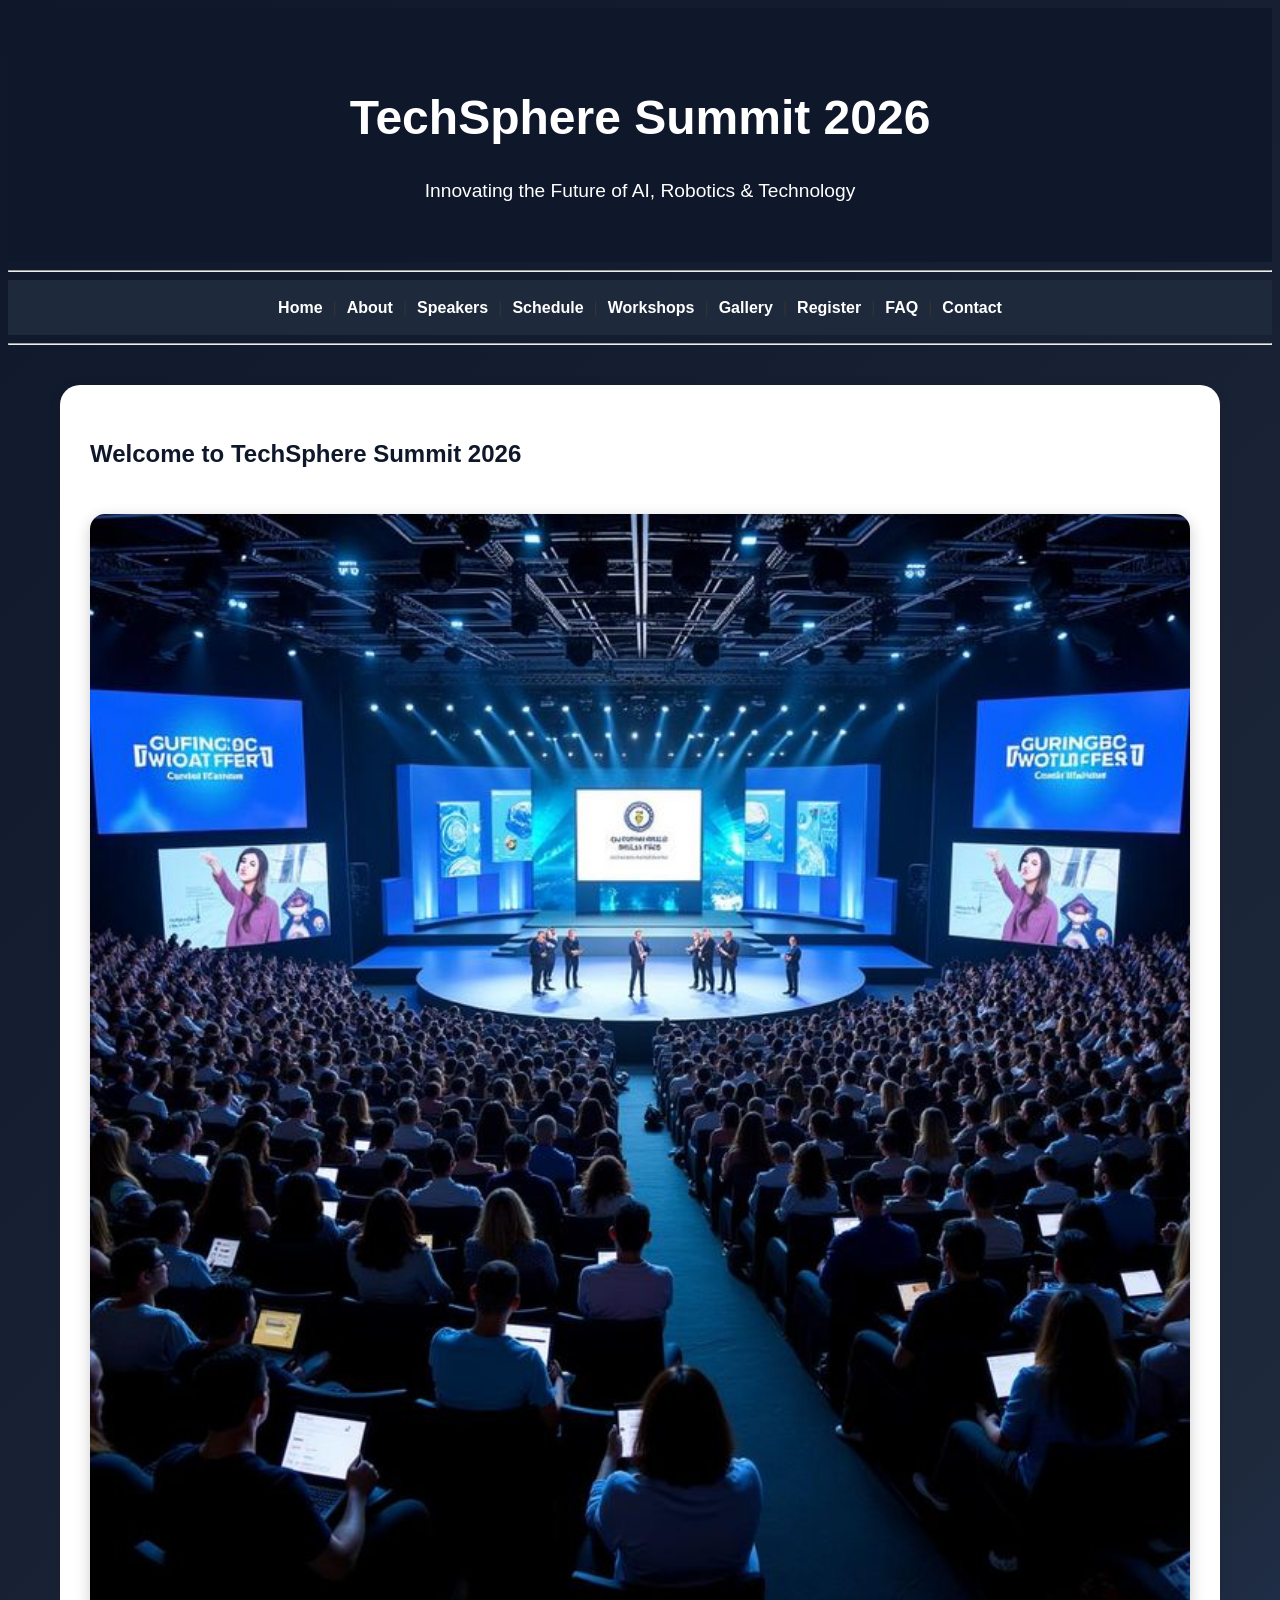
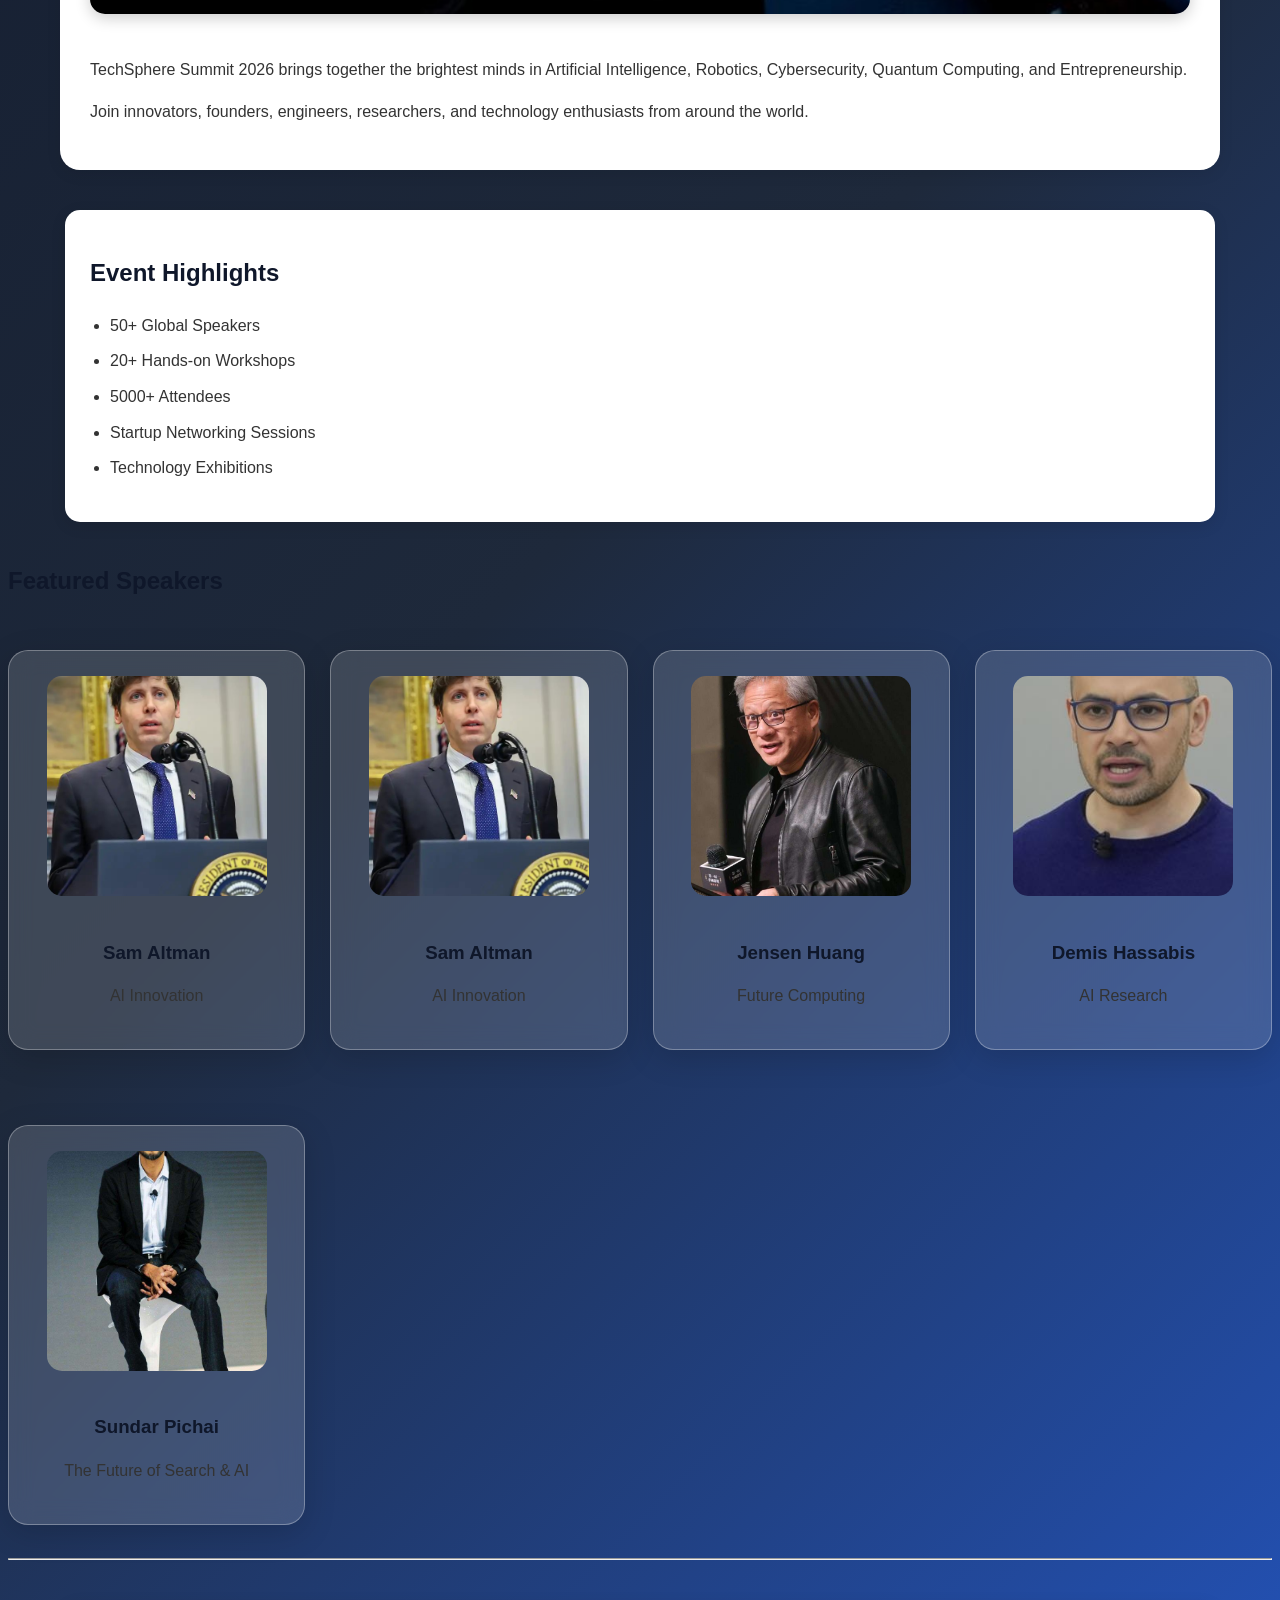
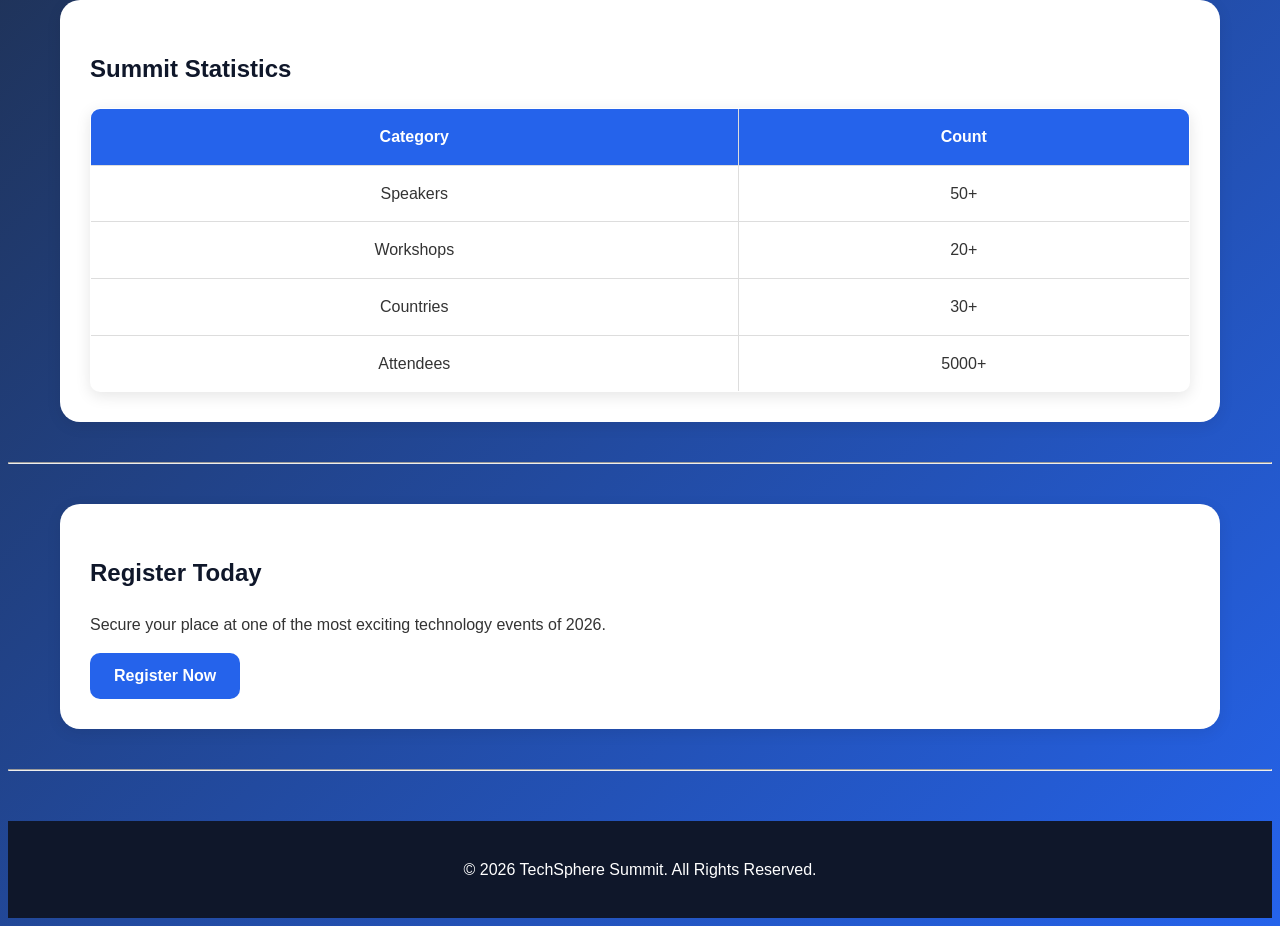
<file: index.html>
<!DOCTYPE html>
<html lang="en">

<head>
    <meta charset="UTF-8">
    <meta name="viewport" content="width=device-width, initial-scale=1.0">
    <title>TechSphere Summit 2026 | Home</title>
   <link rel="stylesheet" href="style.css"> 
</head>


<body>

    <header>
        <h1>TechSphere Summit 2026</h1>
        <p>Innovating the Future of AI, Robotics & Technology</p>
    </header>

    <hr>

    <nav>
        <a href="index.html">Home</a> |
        <a href="about.html">About</a> |
        <a href="speakers.html">Speakers</a> |
        <a href="schedule.html">Schedule</a> |
        <a href="workshops.html">Workshops</a> |
        <a href="gallery.html">Gallery</a> |
        <a href="register.html">Register</a> |
        <a href="faq.html">FAQ</a> |
        <a href="contact.html">Contact</a>
    </nav>

    <hr>

    <main>

        <section>
            <h2>Welcome to TechSphere Summit 2026</h2>

            <img src="banner.jpg"
                 alt="TechSphere Summit Banner"
                 class="hero-image"
                 width="350">

            <p>
                TechSphere Summit 2026 brings together the brightest minds
                in Artificial Intelligence, Robotics, Cybersecurity,
                Quantum Computing, and Entrepreneurship.
            </p>

            <p>
                Join innovators, founders, engineers, researchers,
                and technology enthusiasts from around the world.
            </p>
        </section>

        
<section class="highlights">

<h2>Event Highlights</h2>

<ul>
    <li>50+ Global Speakers</li>
    <li>20+ Hands-on Workshops</li>
    <li>5000+ Attendees</li>
    <li>Startup Networking Sessions</li>
    <li>Technology Exhibitions</li>
</ul>

</section>


  <h2>Featured Speakers</h2>
  <div class="speaker-container">
<div class="speaker-card">

    <img src="sam-altman.jpg" alt="Sam Altman">

    <h3>Sam Altman</h3>

    <p>AI Innovation</p>

</div>

<div class="speaker-card">

    <img src="sam-altman.jpg" alt="Sam Altman">

    <h3>Sam Altman</h3>

    <p>AI Innovation</p>

</div>

<div class="speaker-card">

    <img src="jensen-huang.jpg" alt="Jensen Huang">

    <h3>Jensen Huang</h3>

    <p>Future Computing</p>

</div>

<div class="speaker-card">

    <img src="demis-hassabis.jpg" alt="Demis Hassabis">

    <h3>Demis Hassabis</h3>

    <p>AI Research</p>

</div>

<div class="speaker-card">

    <img src="sundar-pichai.jpg" alt="Sundar Pichai">

    <h3>Sundar Pichai</h3>

    <p>The Future of Search & AI</p>

</div>
</div>


        </section>

        <hr>

        <section>
            <h2>Summit Statistics</h2>

            <table border="1">

                <tr>
                    <th>Category</th>
                    <th>Count</th>
                </tr>

                <tr>
                    <td>Speakers</td>
                    <td>50+</td>
                </tr>

                <tr>
                    <td>Workshops</td>
                    <td>20+</td>
                </tr>

                <tr>
                    <td>Countries</td>
                    <td>30+</td>
                </tr>

                <tr>
                    <td>Attendees</td>
                    <td>5000+</td>
                </tr>

            </table>
        </section>

        <hr>

        <section>
            <h2>Register Today</h2>

            <p>
                Secure your place at one of the most exciting technology
                events of 2026.
            </p>

            <a href="register.html">
                <button>Register Now</button>
            </a>

        </section>

    </main>

    <hr>

    <footer>
        <p>&copy; 2026 TechSphere Summit. All Rights Reserved.</p>
    </footer>

</body>


</html>
</file>
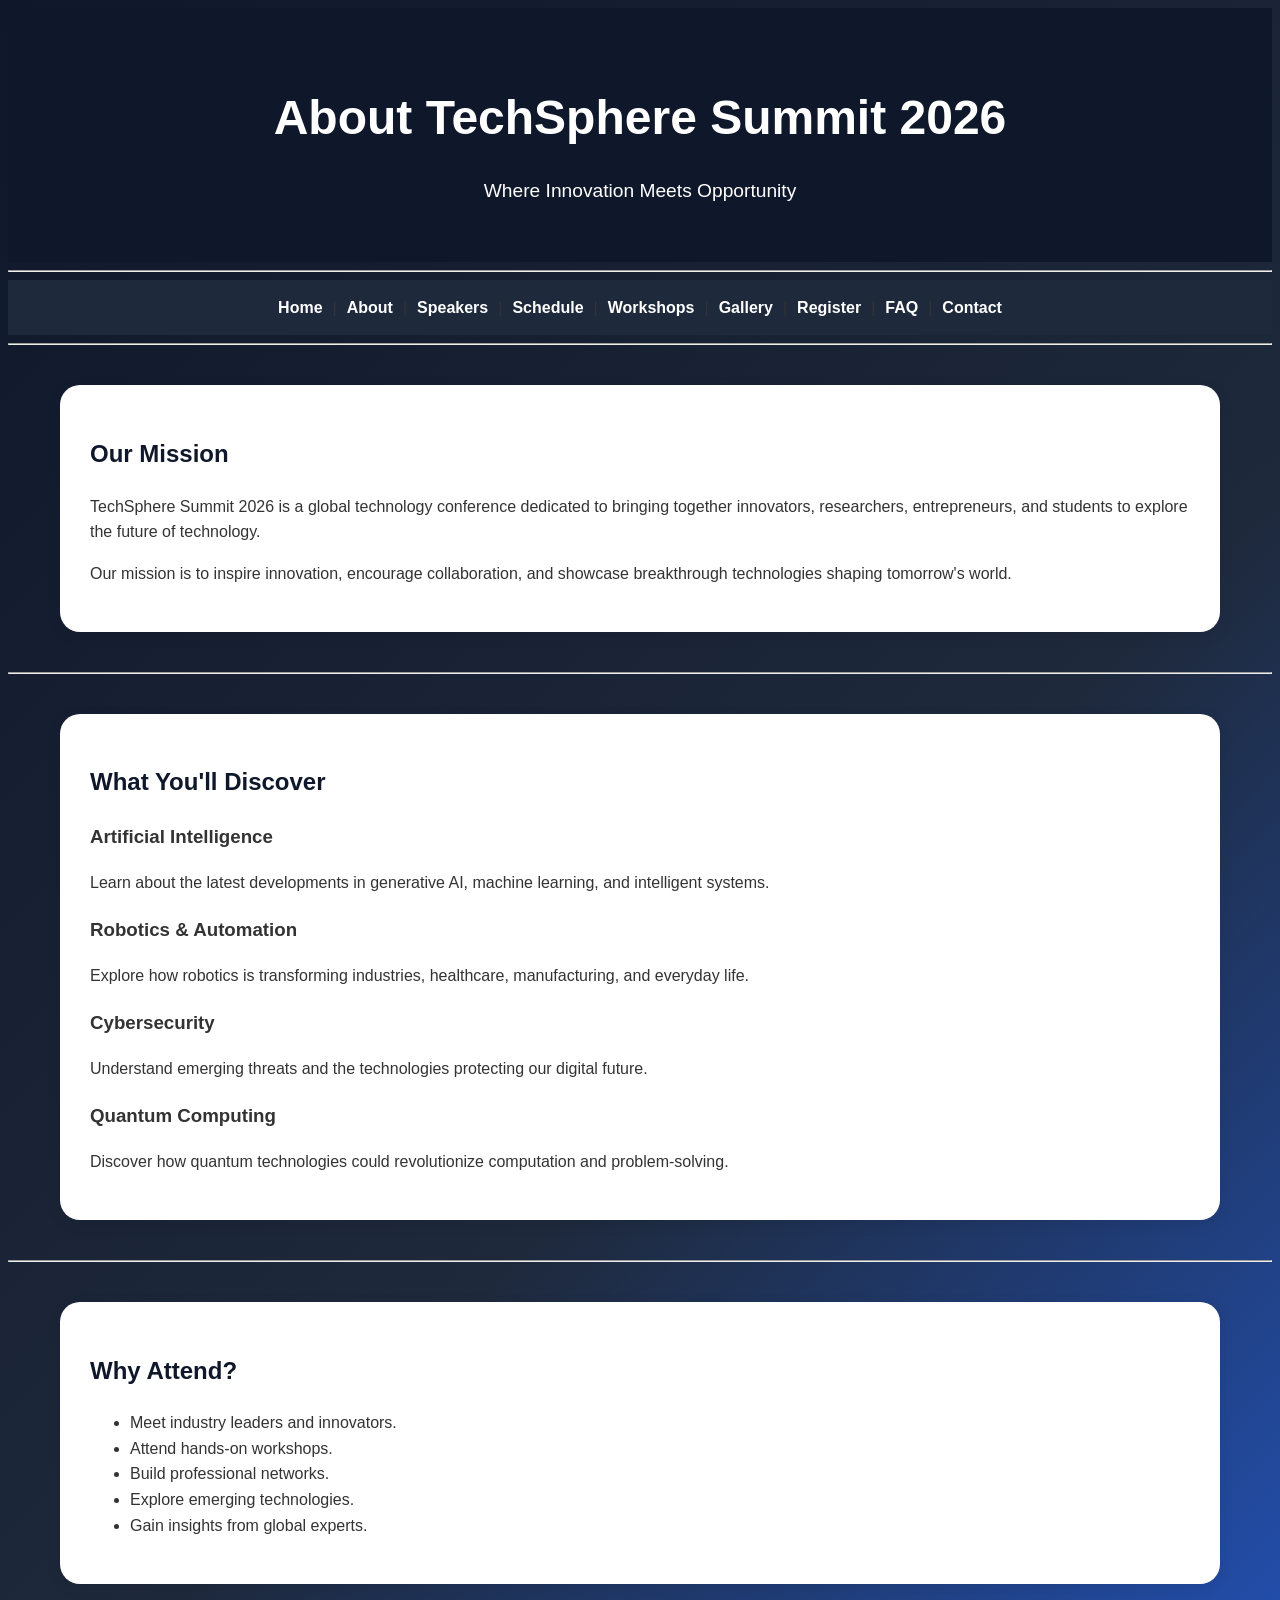
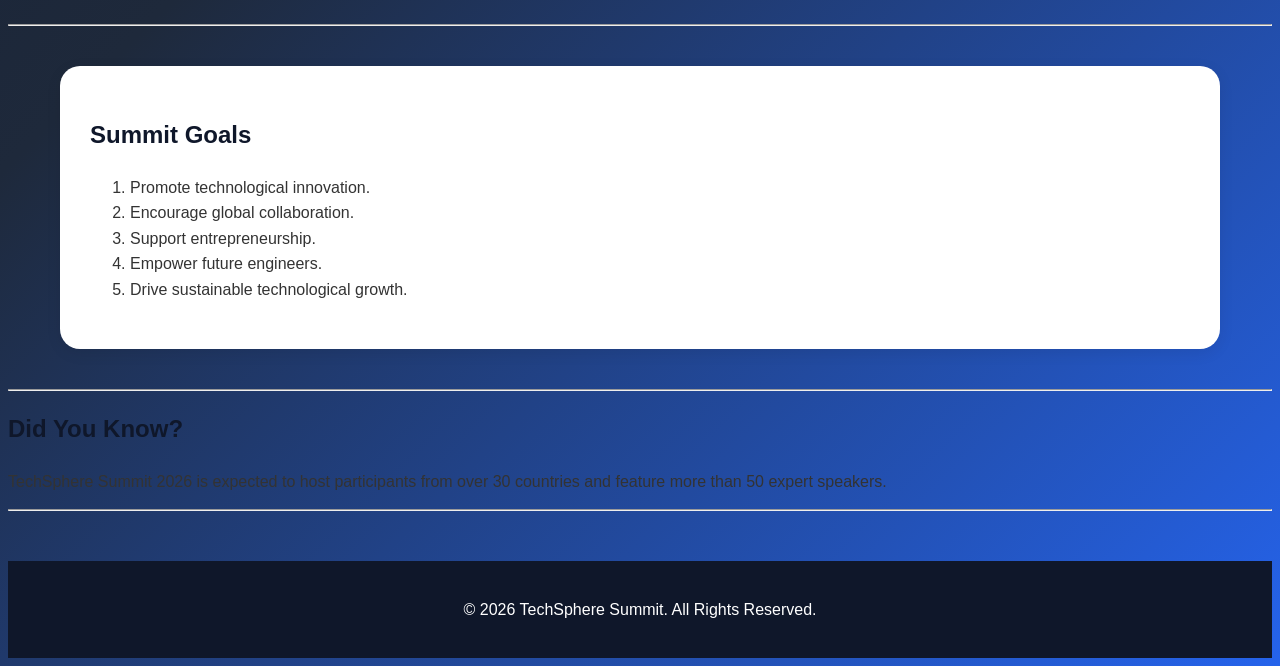
<file: about.html>
<!DOCTYPE html>
<html lang="en">

<head>
    <meta charset="UTF-8">
    <meta name="viewport" content="width=device-width, initial-scale=1.0">
    <title>TechSphere Summit 2026 | About</title>
<link rel="stylesheet" href="style.css">
</head>

<body>

    <header>
        <h1>About TechSphere Summit 2026</h1>
        <p>Where Innovation Meets Opportunity</p>
    </header>

    <hr>

    <nav>
        <a href="index.html">Home</a> |
        <a href="about.html">About</a> |
        <a href="speakers.html">Speakers</a> |
        <a href="schedule.html">Schedule</a> |
        <a href="workshops.html">Workshops</a> |
        <a href="gallery.html">Gallery</a> |
        <a href="register.html">Register</a> |
        <a href="faq.html">FAQ</a> |
        <a href="contact.html">Contact</a>
    </nav>

    <hr>

    <main>

        <section>
            <h2>Our Mission</h2>

            <p>
                TechSphere Summit 2026 is a global technology conference
                dedicated to bringing together innovators, researchers,
                entrepreneurs, and students to explore the future of technology.
            </p>

            <p>
                Our mission is to inspire innovation, encourage collaboration,
                and showcase breakthrough technologies shaping tomorrow's world.
            </p>
        </section>

        <hr>

        <section>
            <h2>What You'll Discover</h2>

            <article>
                <h3>Artificial Intelligence</h3>
                <p>
                    Learn about the latest developments in generative AI,
                    machine learning, and intelligent systems.
                </p>
            </article>

            <article>
                <h3>Robotics & Automation</h3>
                <p>
                    Explore how robotics is transforming industries,
                    healthcare, manufacturing, and everyday life.
                </p>
            </article>

            <article>
                <h3>Cybersecurity</h3>
                <p>
                    Understand emerging threats and the technologies
                    protecting our digital future.
                </p>
            </article>

            <article>
                <h3>Quantum Computing</h3>
                <p>
                    Discover how quantum technologies could revolutionize
                    computation and problem-solving.
                </p>
            </article>
        </section>

        <hr>

        <section>
            <h2>Why Attend?</h2>

            <ul>
                <li>Meet industry leaders and innovators.</li>
                <li>Attend hands-on workshops.</li>
                <li>Build professional networks.</li>
                <li>Explore emerging technologies.</li>
                <li>Gain insights from global experts.</li>
            </ul>
        </section>

        <hr>

        <section>
            <h2>Summit Goals</h2>

            <ol>
                <li>Promote technological innovation.</li>
                <li>Encourage global collaboration.</li>
                <li>Support entrepreneurship.</li>
                <li>Empower future engineers.</li>
                <li>Drive sustainable technological growth.</li>
            </ol>
        </section>

        <hr>

        <aside>
            <h2>Did You Know?</h2>

            <p>
                TechSphere Summit 2026 is expected to host
                participants from over 30 countries and feature
                more than 50 expert speakers.
            </p>
        </aside>

    </main>

    <hr>

    <footer>
        <p>&copy; 2026 TechSphere Summit. All Rights Reserved.</p>
    </footer>

</body>



</html>
</file>
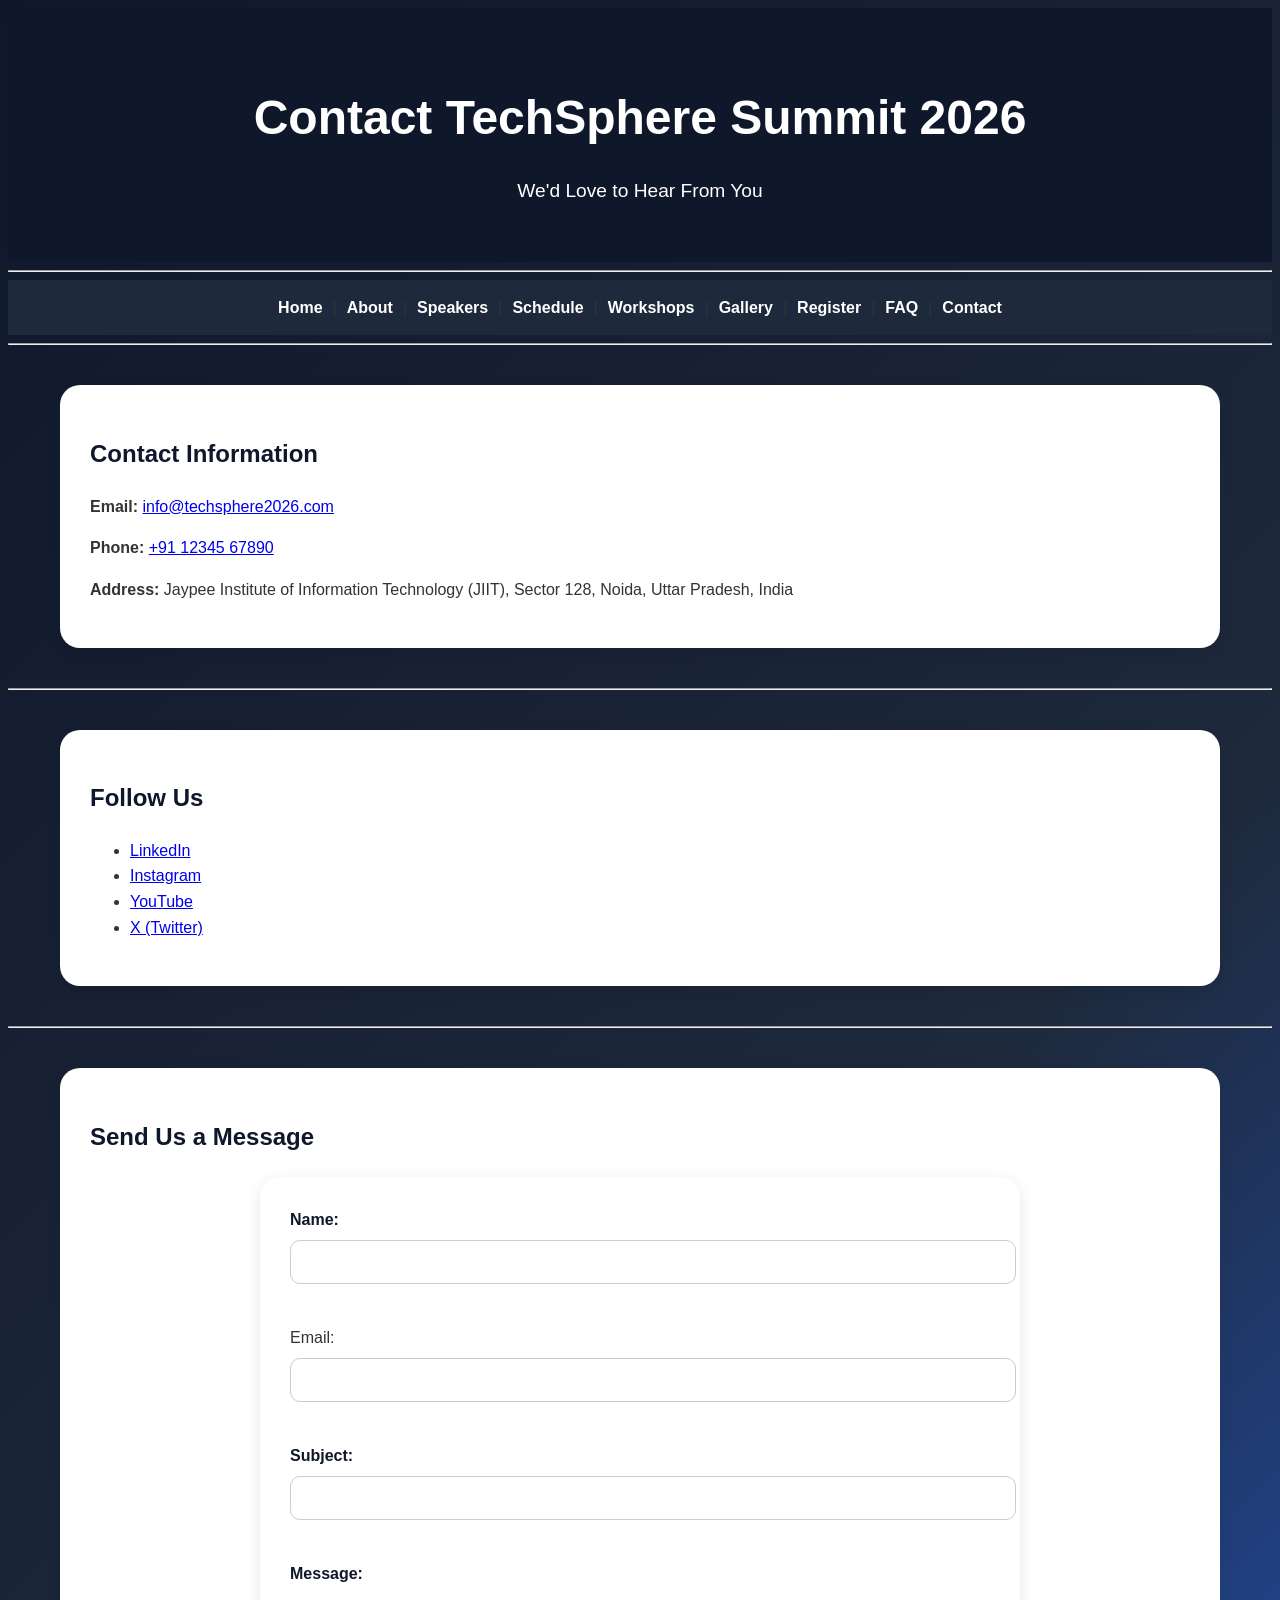
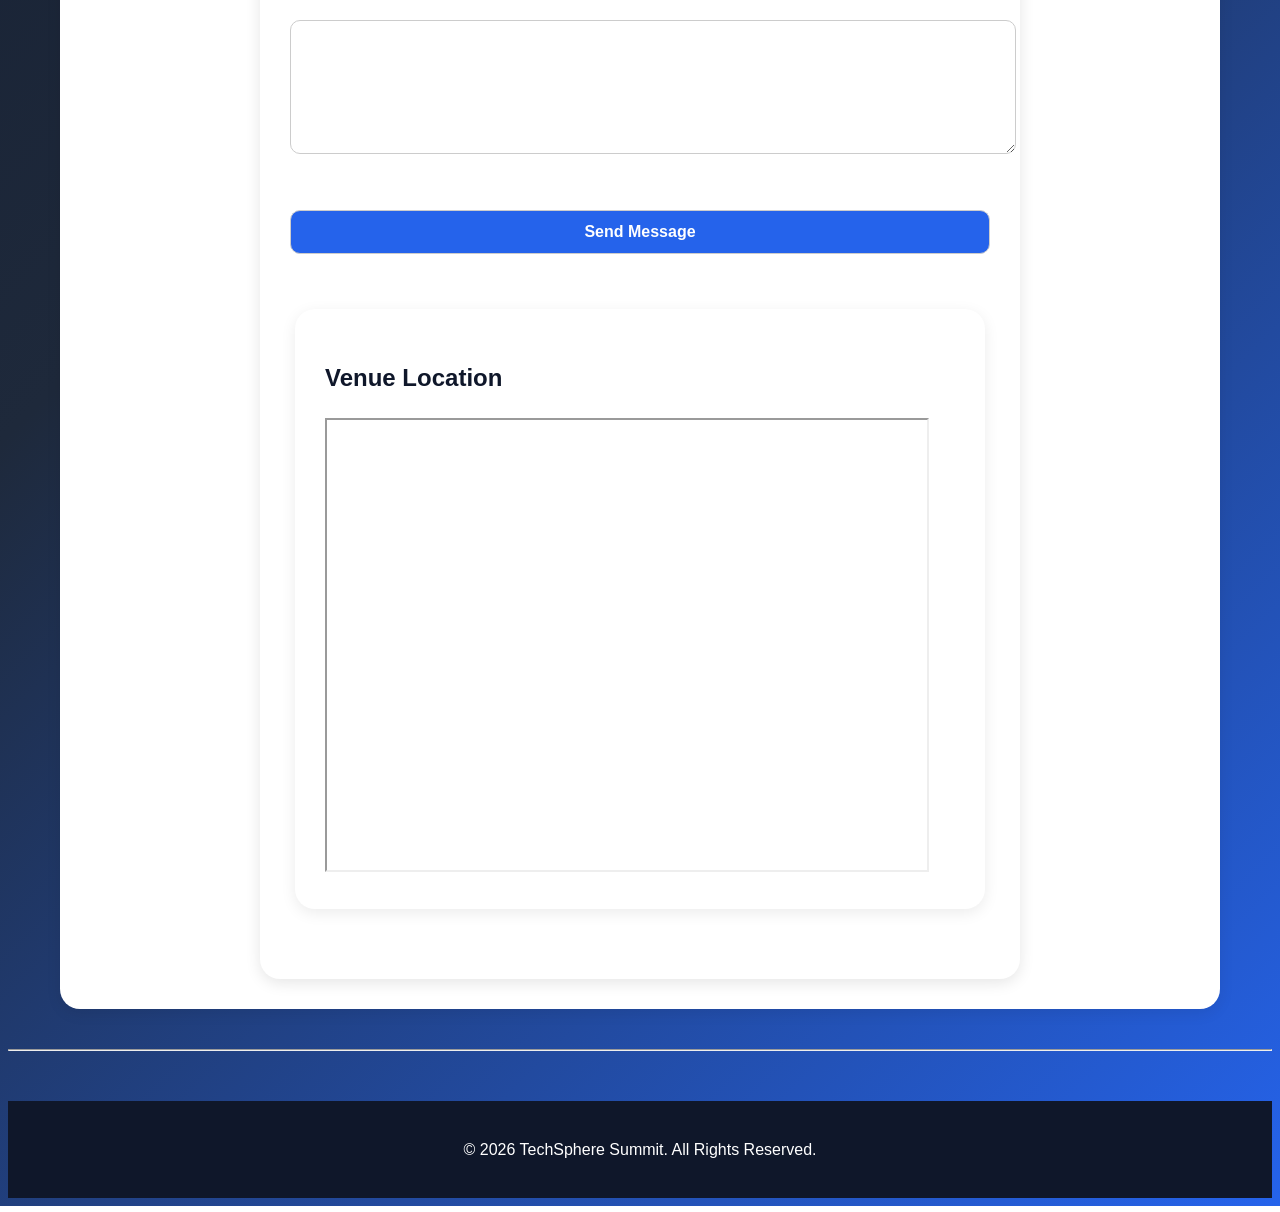
<file: contact.html>
<!DOCTYPE html>
<html lang="en">

<head>
    <meta charset="UTF-8">
    <meta name="viewport" content="width=device-width, initial-scale=1.0">
 <link rel="stylesheet" href="style.css"> 
    <title>TechSphere Summit 2026 | Contact</title>
</head>
<body>

    <header>
        <h1>Contact TechSphere Summit 2026</h1>
        <p>We'd Love to Hear From You</p>
    </header>

    <hr>

    <nav>
        <a href="index.html">Home</a> |
        <a href="about.html">About</a> |
        <a href="speakers.html">Speakers</a> |
        <a href="schedule.html">Schedule</a> |
        <a href="workshops.html">Workshops</a> |
        <a href="gallery.html">Gallery</a> |
        <a href="register.html">Register</a> |
        <a href="faq.html">FAQ</a> |
        <a href="contact.html">Contact</a>
    </nav>

    <hr>

    <main>

        <section>

            <h2>Contact Information</h2>

            <p>
                <strong>Email:</strong>
                <a href="mailto:info@techsphere2026.com">
                    info@techsphere2026.com
                </a>
            </p>

            <p>
                <strong>Phone:</strong>
                <a href="tel:+911234567890">
                    +91 12345 67890
                </a>
            </p>

            <p>
                <strong>Address:</strong>
                Jaypee Institute of Information Technology (JIIT),
    Sector 128,
    Noida,
    Uttar Pradesh,
    India
            </p>

        </section>

        <hr>

        <section>

            <h2>Follow Us</h2>

            <ul>
                <li>
                    <a href="https://www.linkedin.com"
                       target="_blank">
                        LinkedIn
                    </a>
                </li>

                <li>
                    <a href="https://www.instagram.com"
                       target="_blank">
                        Instagram
                    </a>
                </li>

                <li>
                    <a href="https://www.youtube.com"
                       target="_blank">
                        YouTube
                    </a>
                </li>

                <li>
                    <a href="https://www.x.com"
                       target="_blank">
                        X (Twitter)
                    </a>
                </li>
            </ul>

        </section>

        <hr>

        <section>

            <h2>Send Us a Message</h2>

            <form>

                <label for="name">
                    Name:
                </label>

                <input type="text"
                       id="name"
                       name="name"
                       required>

                <br><br>

                <laabel for="email">
                    Email:
                </label>

                <input type="email"
                       id="email"
                       name="email"
                       required>

                <br><br>

                <label for="subject">
                    Subject:
                </label>

                <input type="text"
                       id="subject"
                       name="subject">

                <br><br>

                <label for="message">
                    Message:
                </label>

                <br><br>

                <textarea id="message"
                          name="message"
                          rows="6"
                          cols="40">
                </textarea>

                <br><br>

                <input type="submit"
                       value="Send Message">

            </form>

<section>

    <h2>Venue Location</h2>

    <iframe
        src="https://maps.google.com/maps?q=Jaypee%20Institute%20of%20Information%20Technology%20Sector%20128%20Noida&t=&z=15&ie=UTF8&iwloc=&output=embed"
        width="600"
        height="450">
    </iframe>

        </section>

    </main>

    <hr>

    <footer>
        <p>&copy; 2026 TechSphere Summit. All Rights Reserved.</p>
    </footer>

</body>



</html>
</file>
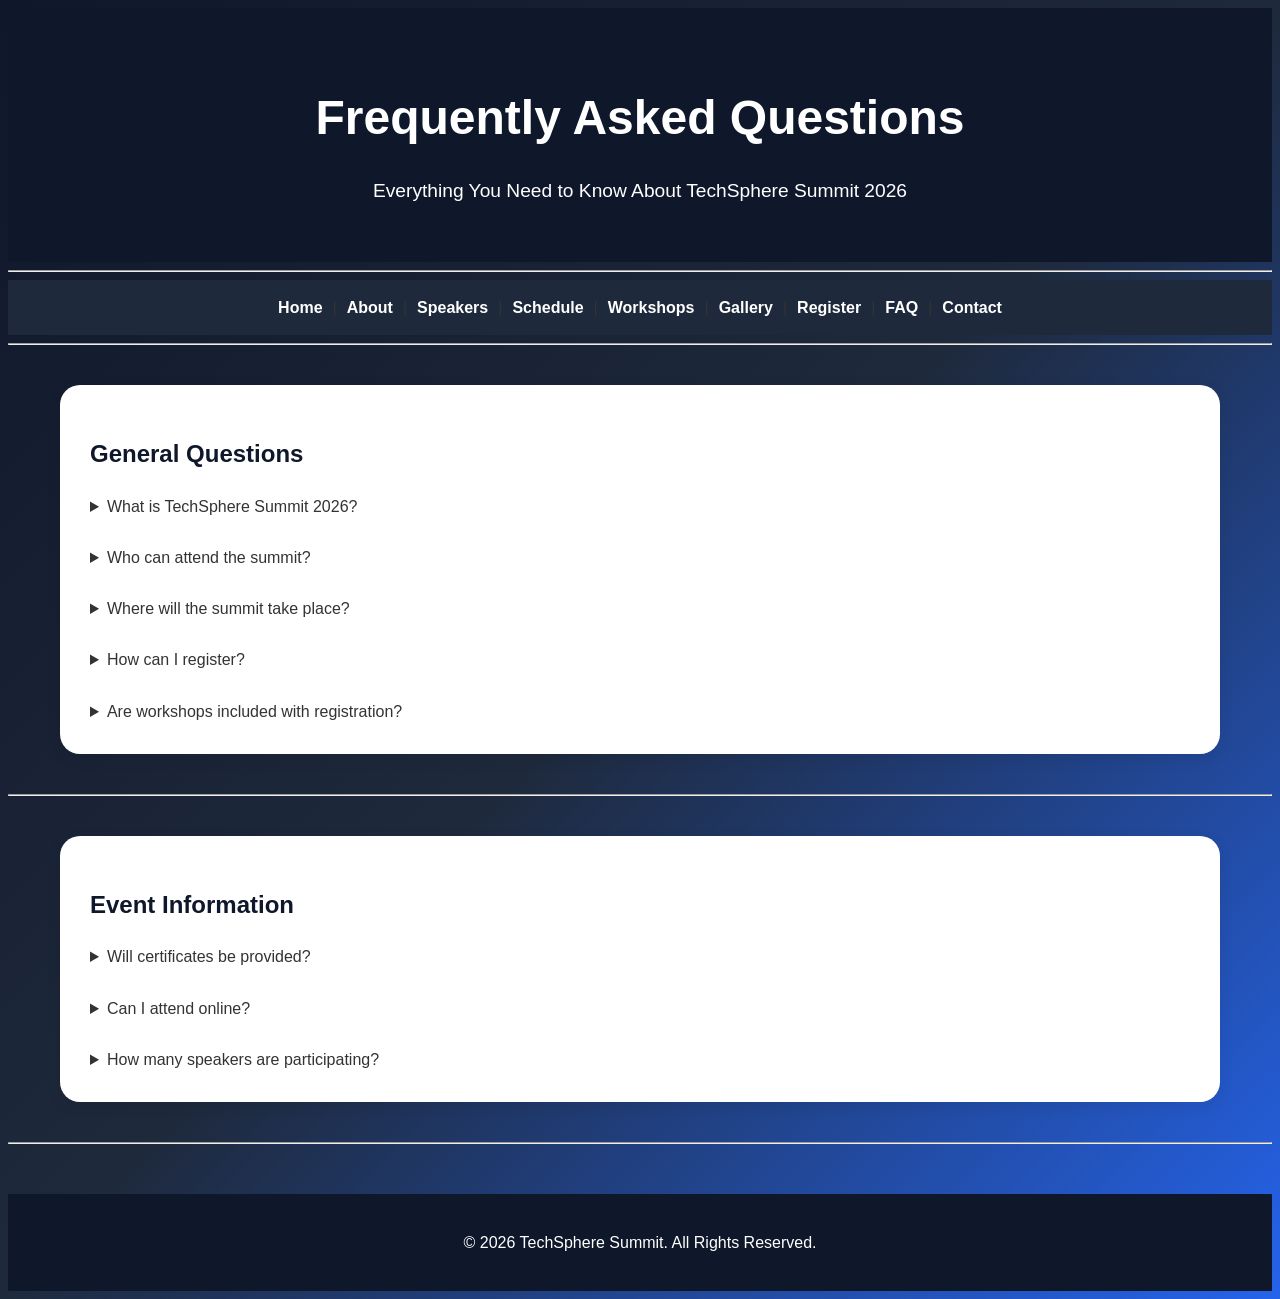
<file: faq.html>
<!DOCTYPE html>
<html lang="en">

<head>
    <meta charset="UTF-8">
    <meta name="viewport" content="width=device-width, initial-scale=1.0">
     <link rel="stylesheet" href="style.css"> 
    <title>TechSphere Summit 2026 | FAQ</title>
</head>

<body>

    <header>
        <h1>Frequently Asked Questions</h1>
        <p>Everything You Need to Know About TechSphere Summit 2026</p>
    </header>

    <hr>

    <nav>
        <a href="index.html">Home</a> |
        <a href="about.html">About</a> |
        <a href="speakers.html">Speakers</a> |
        <a href="schedule.html">Schedule</a> |
        <a href="workshops.html">Workshops</a> |
        <a href="gallery.html">Gallery</a> |
        <a href="register.html">Register</a> |
        <a href="faq.html">FAQ</a> |
        <a href="contact.html">Contact</a>
    </nav>

    <hr>

    <main>

        <section>

            <h2>General Questions</h2>

            <details>
                <summary>What is TechSphere Summit 2026?</summary>
                <p>
                    TechSphere Summit 2026 is a global technology conference
                    focused on Artificial Intelligence, Robotics,
                    Cybersecurity, Innovation, and Entrepreneurship.
                </p>
            </details>

            <br>

            <details>
                <summary>Who can attend the summit?</summary>
                <p>
                    Students, developers, researchers, entrepreneurs,
                    business leaders, and technology enthusiasts are welcome.
                </p>
            </details>

            <br>

            <details>
                <summary>Where will the summit take place?</summary>
                <p>
                    The summit will be hosted at the TechSphere Convention Center.
                </p>
            </details>

            <br>

            <details>
                <summary>How can I register?</summary>
                <p>
                    Visit the Register page and complete the attendee registration form.
                </p>
            </details>

            <br>

            <details>
                <summary>Are workshops included with registration?</summary>
                <p>
                    Some workshops are included while premium workshops
                    may require separate registration.
                </p>
            </details>

        </section>

        <hr>

        <section>

            <h2>Event Information</h2>

            <details>
                <summary>Will certificates be provided?</summary>
                <p>
                    Yes, participants will receive digital certificates
                    after attending the summit.
                </p>
            </details>

            <br>

            <details>
                <summary>Can I attend online?</summary>
                <p>
                    Selected keynote sessions will be streamed online
                    for registered virtual attendees.
                </p>
            </details>

            <br>

            <details>
                <summary>How many speakers are participating?</summary>
                <p>
                    More than 50 speakers from around the world
                    are expected to participate.
                </p>
            </details>

        </section>

    </main>

    <hr>

    <footer>
        <p>&copy; 2026 TechSphere Summit. All Rights Reserved.</p>
    </footer>

</body>



</html>
</file>
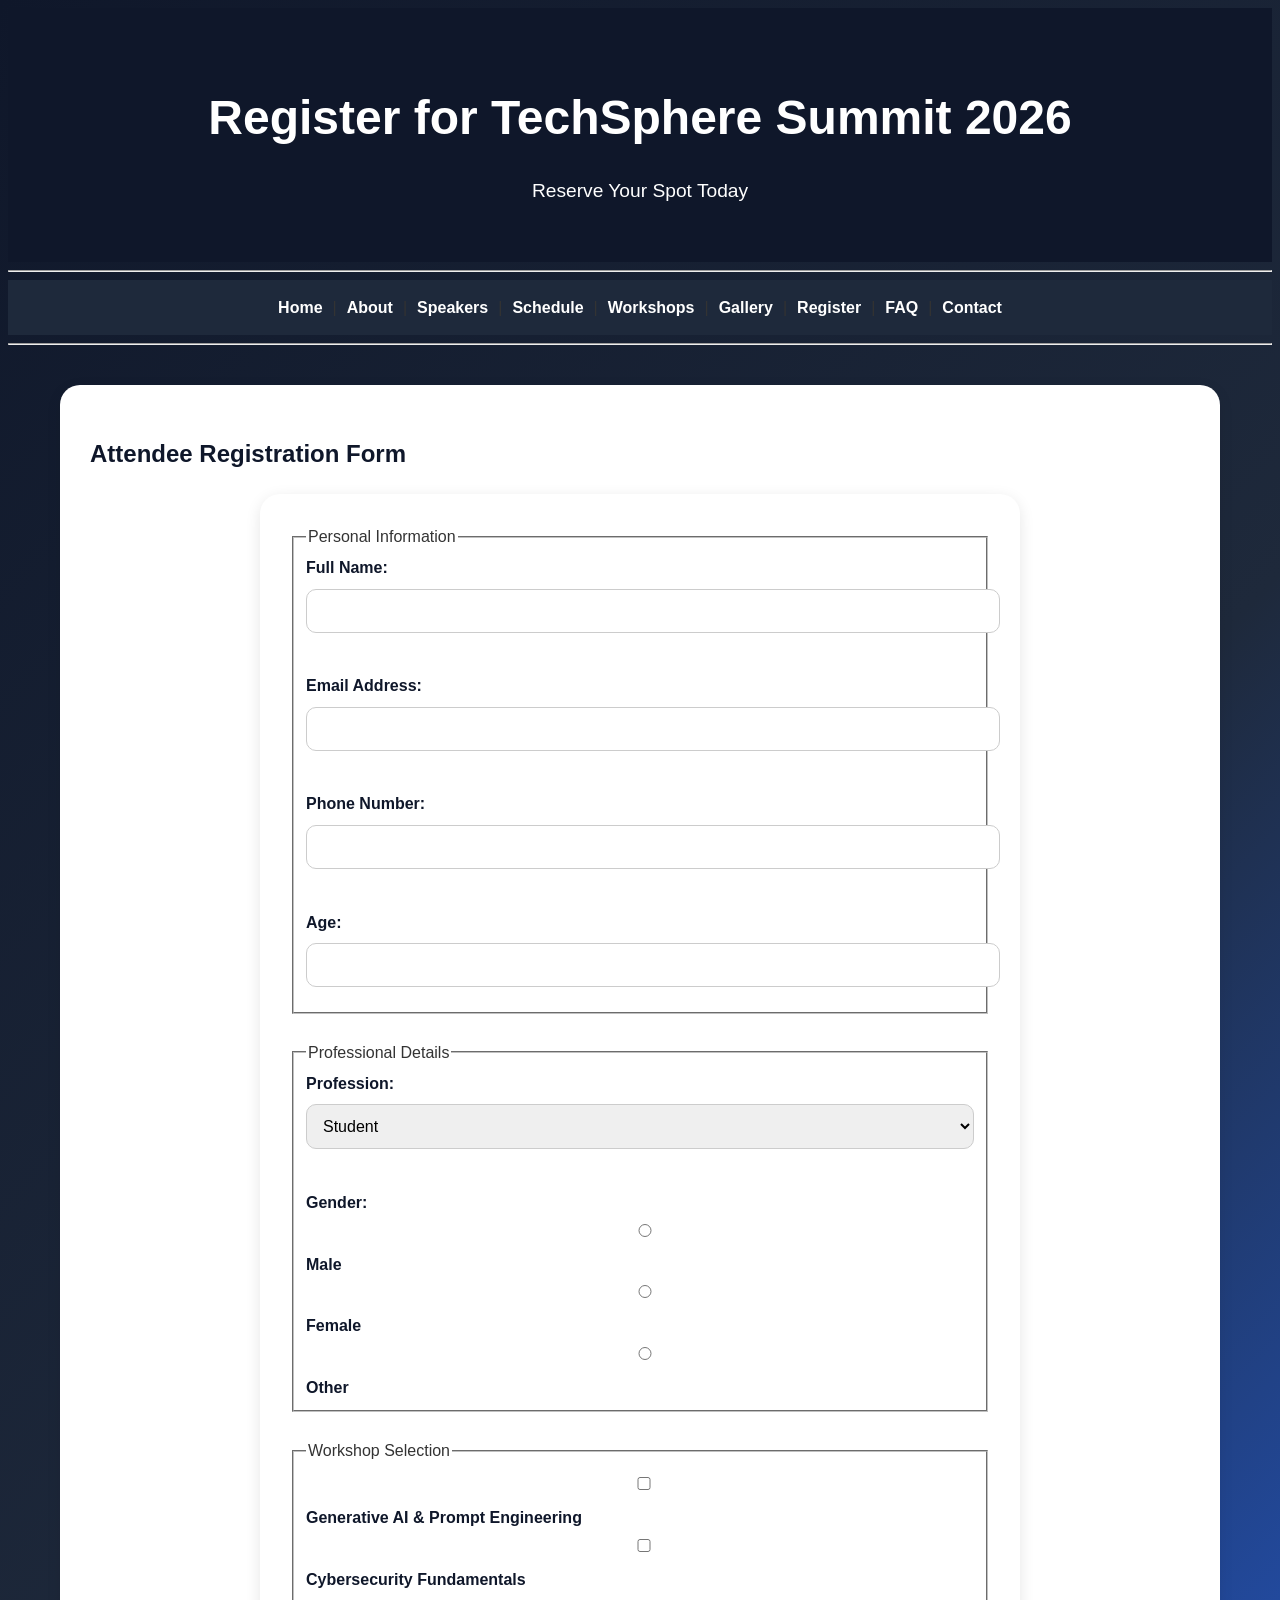
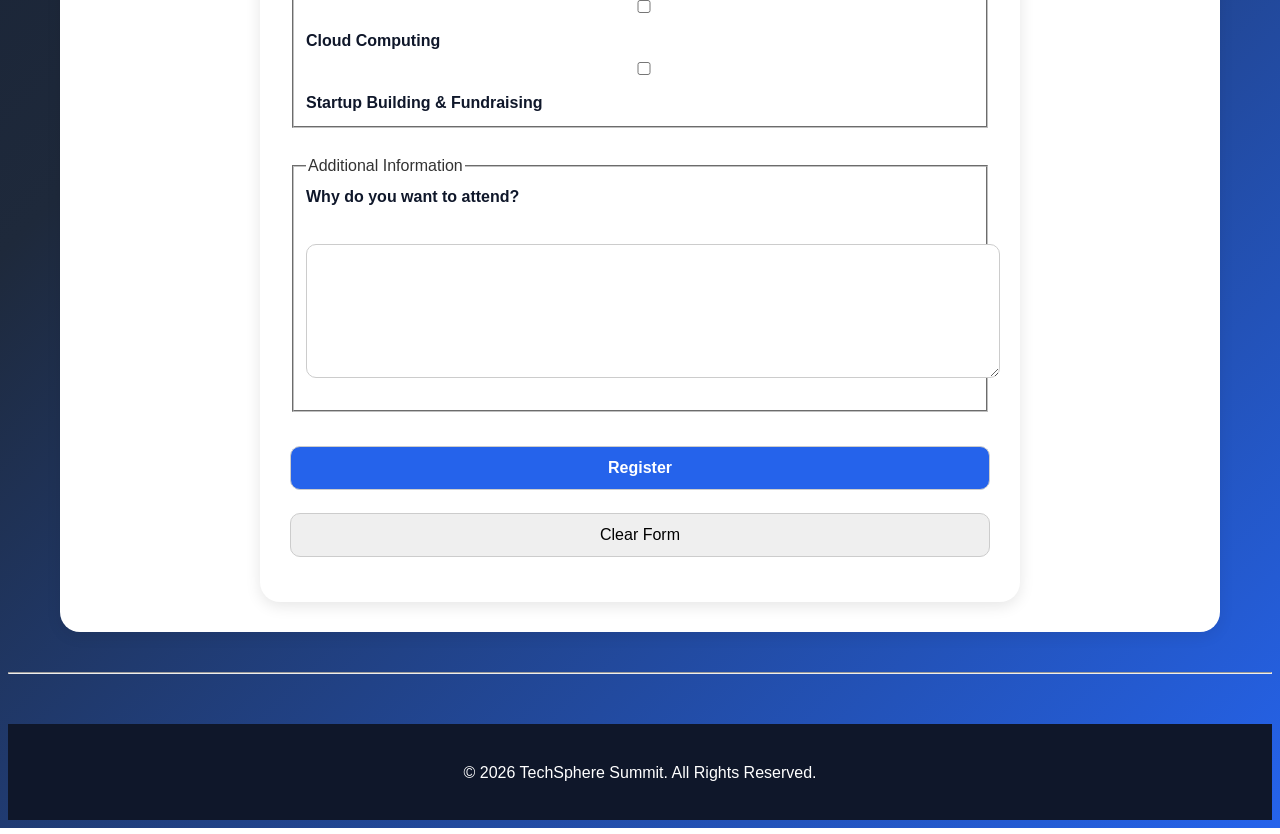
<file: register.html>
<!DOCTYPE html>
<html lang="en">

<head>
    <meta charset="UTF-8">
    <meta name="viewport" content="width=device-width, initial-scale=1.0">
 <link rel="stylesheet" href="style.css"> 
    <title>TechSphere Summit 2026 | Register</title>
</head>
<body>

    <header>
        <h1>Register for TechSphere Summit 2026</h1>
        <p>Reserve Your Spot Today</p>
    </header>

    <hr>

    <nav>
        <a href="index.html">Home</a> |
        <a href="about.html">About</a> |
        <a href="speakers.html">Speakers</a> |
        <a href="schedule.html">Schedule</a> |
        <a href="workshops.html">Workshops</a> |
        <a href="gallery.html">Gallery</a> |
        <a href="register.html">Register</a> |
        <a href="faq.html">FAQ</a> |
        <a href="contact.html">Contact</a>
    </nav>

    <hr>

    <main>

        <section>

            <h2>Attendee Registration Form</h2>

            <form>

                <fieldset>

                    <legend>Personal Information</legend>

                    <label for="name">Full Name:</label>
                    <input type="text"
                           id="name"
                           name="name"
                           required>

                    <br><br>

                    <label for="email">Email Address:</label>
                    <input type="email"
                           id="email"
                           name="email"
                           required>

                    <br><br>

                    <label for="phone">Phone Number:</label>
                    <input type="tel"
                           id="phone"
                           name="phone">

                    <br><br>

                    <label for="age">Age:</label>
                    <input type="number"
                           id="age"
                           name="age"
                           min="16"
                           max="100">

                </fieldset>

                <br>

                <fieldset>

                    <legend>Professional Details</legend>

                    <label for="profession">Profession:</label>

                    <select id="profession" name="profession">

                        <option>Student</option>
                        <option>Software Engineer</option>
                        <option>Researcher</option>
                        <option>Entrepreneur</option>
                        <option>Other</option>

                    </select>

                    <br><br>

                    <label>Gender:</label>

                    <input type="radio"
                           id="male"
                           name="gender">

                    <label for="male">Male</label>

                    <input type="radio"
                           id="female"
                           name="gender">

                    <label for="female">Female</label>

                    <input type="radio"
                           id="other"
                           name="gender">

                    <label for="other">Other</label>

                </fieldset>

                <br>

                <fieldset>

                    <legend>Workshop Selection</legend>

                    <input type="checkbox"
                           id="ai">

                    <label for="ai">
                        Generative AI & Prompt Engineering
                    </label>

                    <br>

                    <input type="checkbox"
                           id="cyber">

                    <label for="cyber">
                        Cybersecurity Fundamentals
                    </label>

                    <br>

                    <input type="checkbox"
                           id="cloud">

                    <label for="cloud">
                        Cloud Computing
                    </label>

                    <br>

                    <input type="checkbox"
                           id="startup">

                    <label for="startup">
                        Startup Building & Fundraising
                    </label>

                </fieldset>

                <br>

                <fieldset>

                    <legend>Additional Information</legend>

                    <label for="message">
                        Why do you want to attend?
                    </label>

                    <br><br>

                    <textarea id="message"
                              rows="6"
                              cols="40">
                    </textarea>

                </fieldset>

                <br>

                <input type="submit"
                       value="Register">

                <input type="reset"
                       value="Clear Form">

            </form>

        </section>

    </main>

    <hr>

    <footer>
        <p>&copy; 2026 TechSphere Summit. All Rights Reserved.</p>
    </footer>

</body>

</html>
</file>
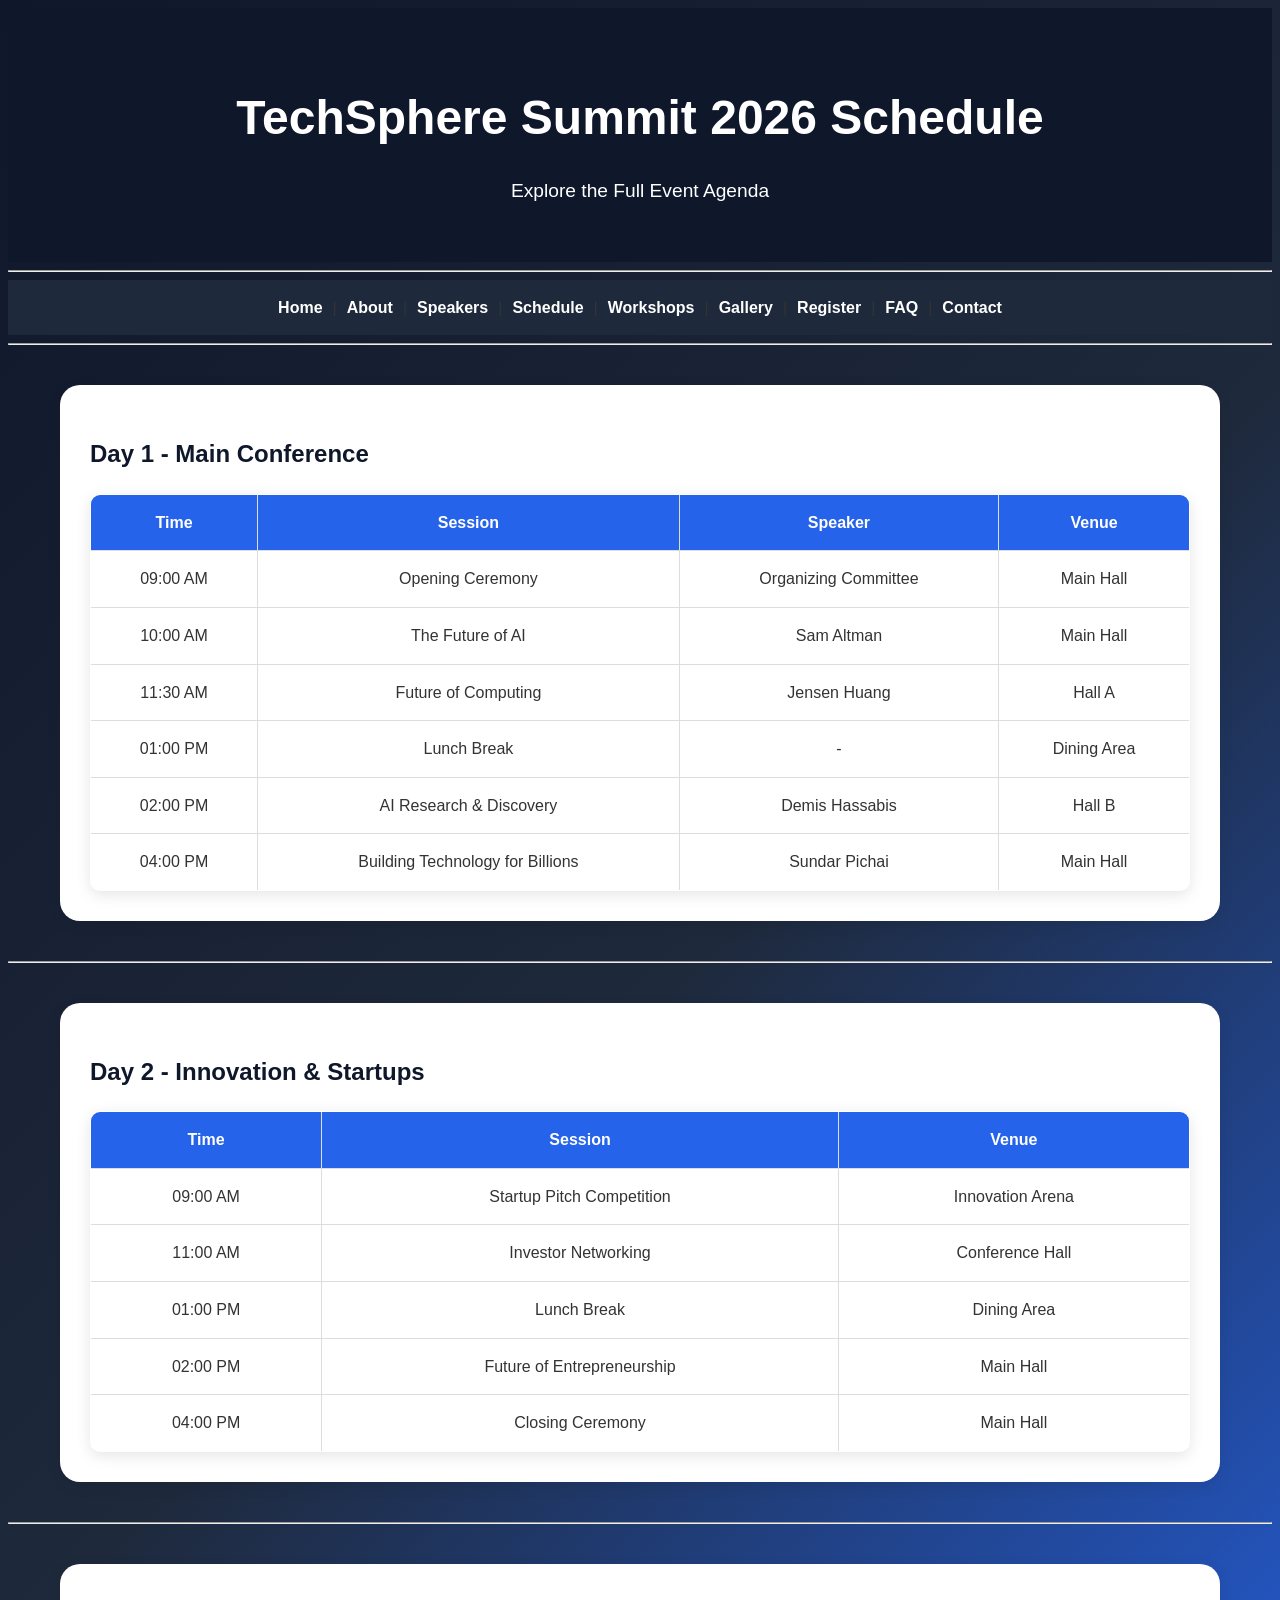
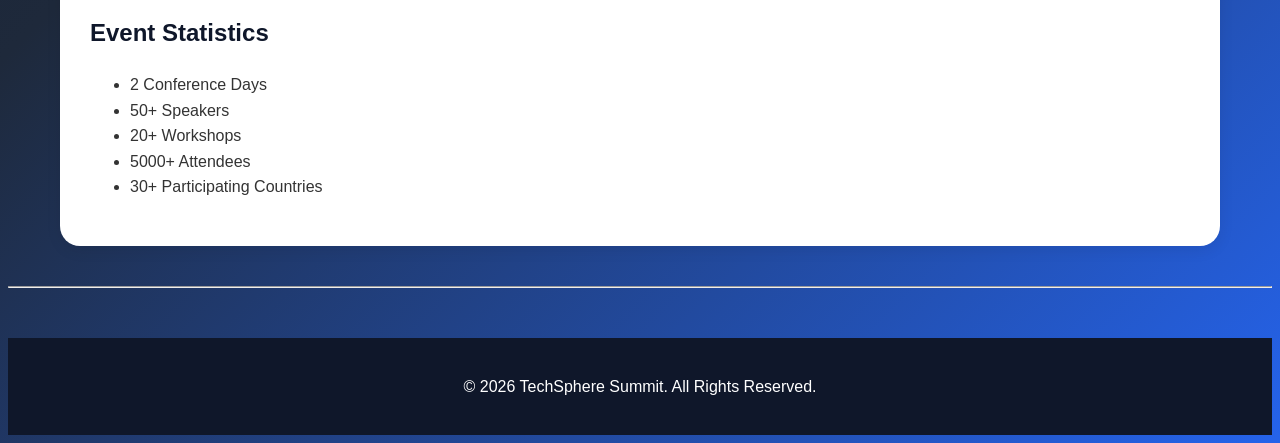
<file: schedule.html>
<!DOCTYPE html>
<html lang="en">

<head>
    <meta charset="UTF-8">
    <meta name="viewport" content="width=device-width, initial-scale=1.0">
    <title><link rel="stylesheet" href="style.css"> Summit 2026 | Schedule</title>
    <link rel="stylesheet" href="style.css">
</head>
<body>

    <header>
        <h1>TechSphere Summit 2026 Schedule</h1>
        <p>Explore the Full Event Agenda</p>
    </header>

    <hr>

    <nav>
        <a href="index.html">Home</a> |
        <a href="about.html">About</a> |
        <a href="speakers.html">Speakers</a> |
        <a href="schedule.html">Schedule</a> |
        <a href="workshops.html">Workshops</a> |
        <a href="gallery.html">Gallery</a> |
        <a href="register.html">Register</a> |
        <a href="faq.html">FAQ</a> |
        <a href="contact.html">Contact</a>
    </nav>

    <hr>

    <main>

        <section>

            <h2>Day 1 - Main Conference</h2>

            <table border="1">

                <tr>
                    <th>Time</th>
                    <th>Session</th>
                    <th>Speaker</th>
                    <th>Venue</th>
                </tr>

                <tr>
                    <td>09:00 AM</td>
                    <td>Opening Ceremony</td>
                    <td>Organizing Committee</td>
                    <td>Main Hall</td>
                </tr>

                <tr>
                    <td>10:00 AM</td>
                    <td>The Future of AI</td>
                    <td>Sam Altman</td>
                    <td>Main Hall</td>
                </tr>

                <tr>
                    <td>11:30 AM</td>
                    <td>Future of Computing</td>
                    <td>Jensen Huang</td>
                    <td>Hall A</td>
                </tr>

                <tr>
                    <td>01:00 PM</td>
                    <td>Lunch Break</td>
                    <td>-</td>
                    <td>Dining Area</td>
                </tr>

                <tr>
                    <td>02:00 PM</td>
                    <td>AI Research & Discovery</td>
                    <td>Demis Hassabis</td>
                    <td>Hall B</td>
                </tr>

                <tr>
                    <td>04:00 PM</td>
                    <td>Building Technology for Billions</td>
                    <td>Sundar Pichai</td>
                    <td>Main Hall</td>
                </tr>

            </table>

        </section>

        <hr>

        <section>

            <h2>Day 2 - Innovation & Startups</h2>

            <table border="1">

                <tr>
                    <th>Time</th>
                    <th>Session</th>
                    <th>Venue</th>
                </tr>

                <tr>
                    <td>09:00 AM</td>
                    <td>Startup Pitch Competition</td>
                    <td>Innovation Arena</td>
                </tr>

                <tr>
                    <td>11:00 AM</td>
                    <td>Investor Networking</td>
                    <td>Conference Hall</td>
                </tr>

                <tr>
                    <td>01:00 PM</td>
                    <td>Lunch Break</td>
                    <td>Dining Area</td>
                </tr>

                <tr>
                    <td>02:00 PM</td>
                    <td>Future of Entrepreneurship</td>
                    <td>Main Hall</td>
                </tr>

                <tr>
                    <td>04:00 PM</td>
                    <td>Closing Ceremony</td>
                    <td>Main Hall</td>
                </tr>

            </table>

        </section>

        <hr>

        <section>

            <h2>Event Statistics</h2>

            <ul>
                <li>2 Conference Days</li>
                <li>50+ Speakers</li>
                <li>20+ Workshops</li>
                <li>5000+ Attendees</li>
                <li>30+ Participating Countries</li>
            </ul>

        </section>

    </main>

    <hr>

    <footer>
        <p>&copy; 2026 TechSphere Summit. All Rights Reserved.</p>
    </footer>

</body>



</html>
</file>
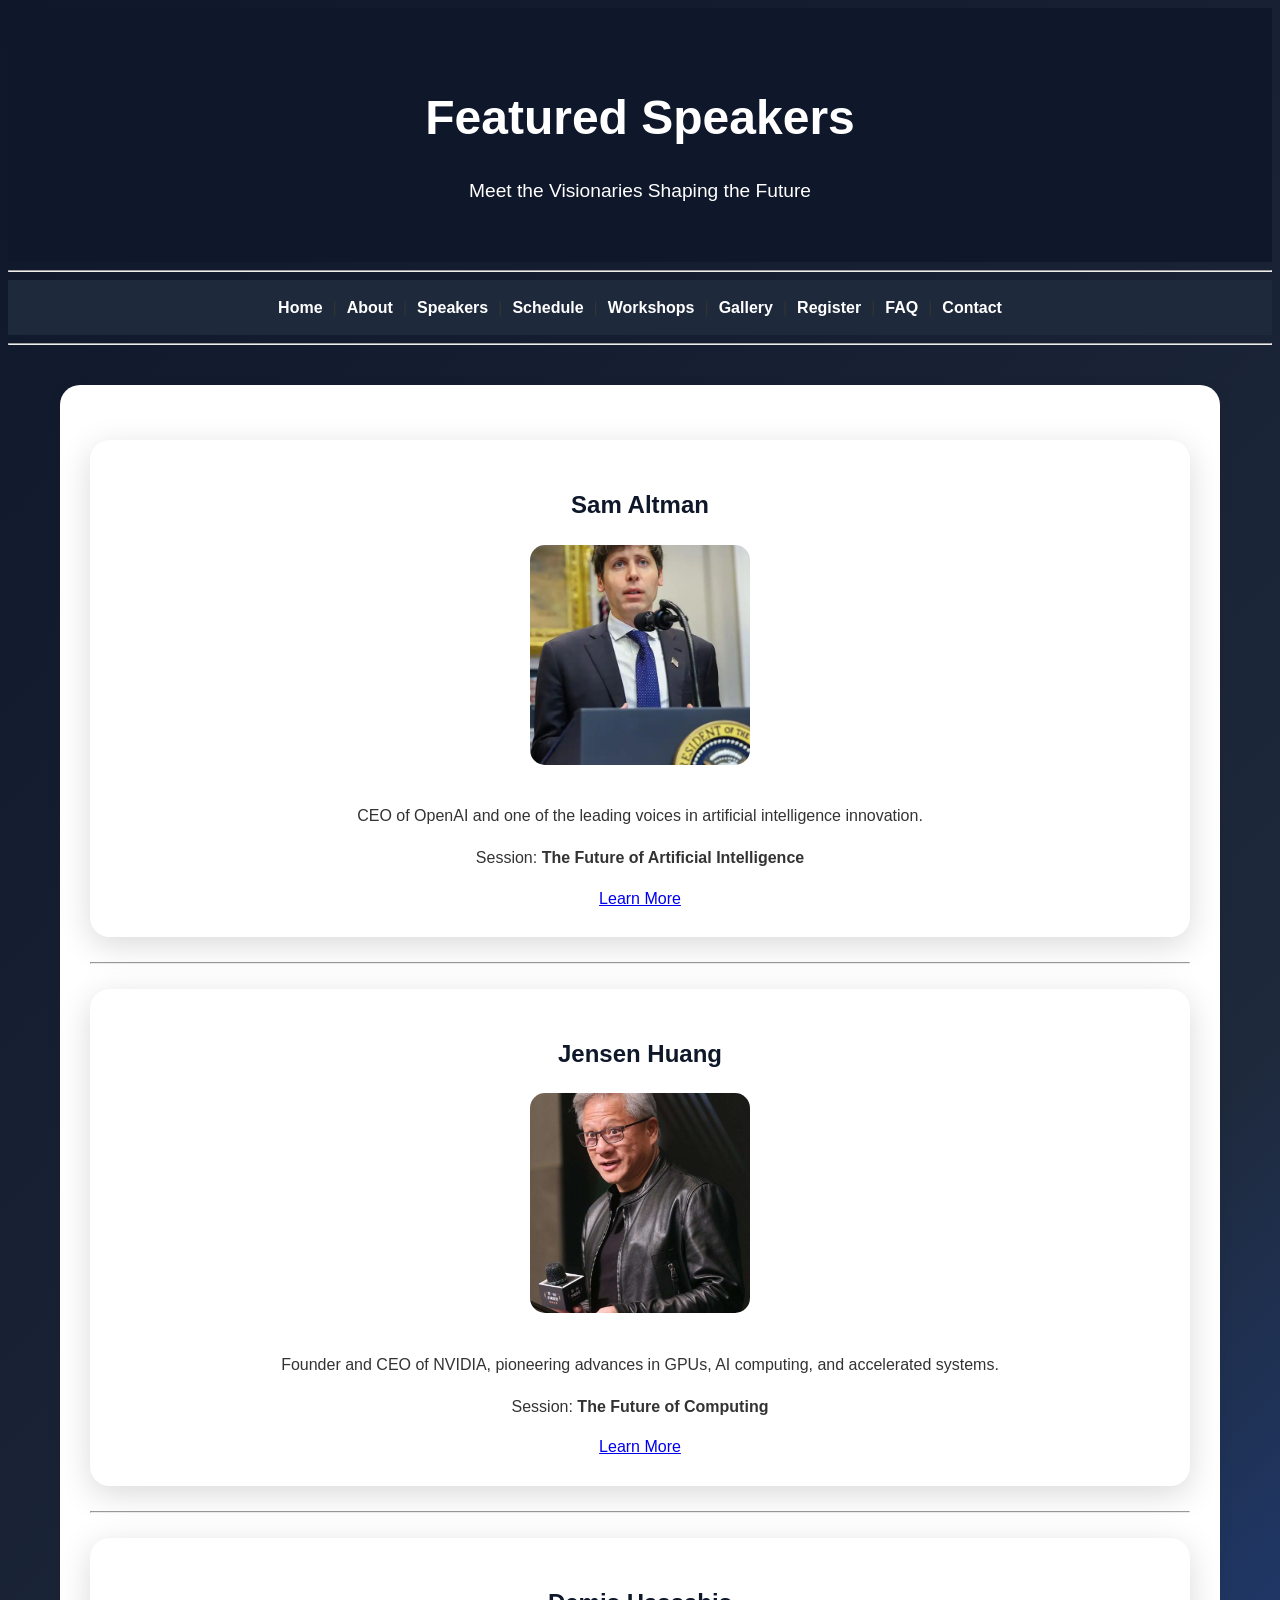
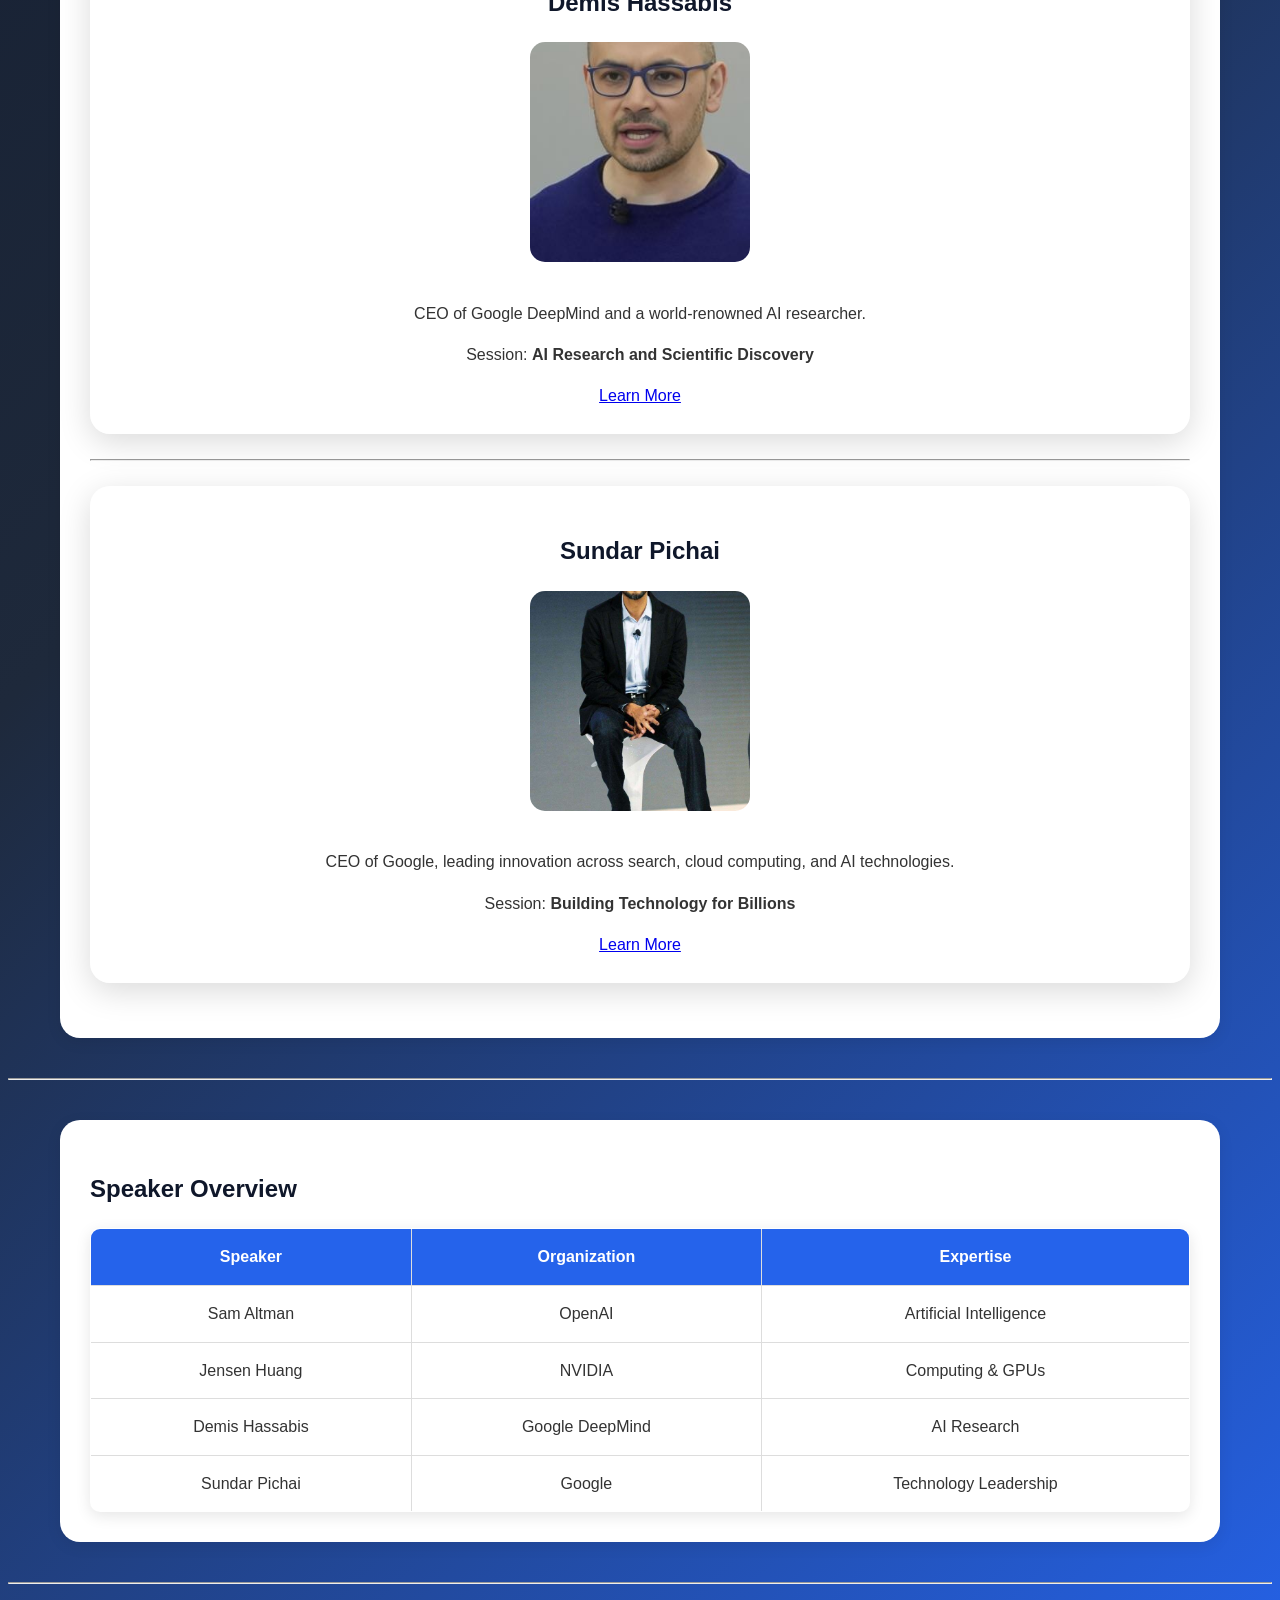
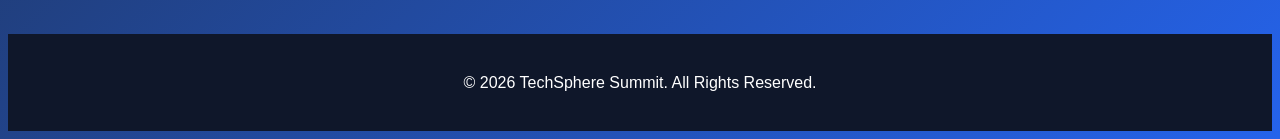
<file: speakers.html>
<!DOCTYPE html>
<html lang="en">

<head>
    <meta charset="UTF-8">
    <meta name="viewport" content="width=device-width, initial-scale=1.0">
    <title>TechSphere Summit 2026 | Speakers</title><link rel="stylesheet" href="style.css">
</head>
<body>

    <header>
        <h1>Featured Speakers</h1>
        <p>Meet the Visionaries Shaping the Future</p>
    </header>

    <hr>

    <nav>
        <a href="index.html">Home</a> |
        <a href="about.html">About</a> |
        <a href="speakers.html">Speakers</a> |
        <a href="schedule.html">Schedule</a> |
        <a href="workshops.html">Workshops</a> |
        <a href="gallery.html">Gallery</a> |
        <a href="register.html">Register</a> |
        <a href="faq.html">FAQ</a> |
        <a href="contact.html">Contact</a>
    </nav>

    <hr>

    <main>

        <section>

            <div class="speaker-card">

                <h2>Sam Altman</h2>

                <img src="sam-altman.jpg"
                     alt="Sam Altman"
                     width="250">

                <p>
                    CEO of OpenAI and one of the leading voices
                    in artificial intelligence innovation.
                </p>

                <p>
                    Session:
                    <strong>The Future of Artificial Intelligence</strong>
                </p>

                <a href="https://en.wikipedia.org/wiki/Sam_Altman"
                   target="_blank">
                    Learn More
                </a>

            </div>

            <hr>

<div class="speaker-card">

                <h2>Jensen Huang</h2>

                <img src="jensen-huang.jpg"
                     alt="Jensen Huang"
                     width="250">

                <p>
                    Founder and CEO of NVIDIA, pioneering advances
                    in GPUs, AI computing, and accelerated systems.
                </p>

                <p>
                    Session:
                    <strong>The Future of Computing</strong>
                </p>

                <a href="https://en.wikipedia.org/wiki/Jensen_Huang"
                   target="_blank">
                    Learn More
                </a>

            </div>

            <hr>
<div class="speaker-card">
            

                <h2>Demis Hassabis</h2>

                <img src="demis-hassabis.jpg"
                     alt="Demis Hassabis"
                     width="250">

                <p>
                    CEO of Google DeepMind and a world-renowned
                    AI researcher.
                </p>

                <p>
                    Session:
                    <strong>AI Research and Scientific Discovery</strong>
                </p>

                <a href="https://en.wikipedia.org/wiki/Demis_Hassabis"
                   target="_blank">
                    Learn More
                </a>

            </div>

            <hr>

<div class="speaker-card">

                <h2>Sundar Pichai</h2>

                <img src="sundar-pichai.jpg"
                     alt="Sundar Pichai"
                     width="250">

                <p>
                    CEO of Google, leading innovation across
                    search, cloud computing, and AI technologies.
                </p>

                <p>
                    Session:
                    <strong>Building Technology for Billions</strong>
                </p>

                <a href="https://en.wikipedia.org/wiki/Sundar_Pichai"
                   target="_blank">
                    Learn More
                </a>

            </div>

        </section>

        <hr>

        <section>

            <h2>Speaker Overview</h2>

            <table border="1">

                <tr>
                    <th>Speaker</th>
                    <th>Organization</th>
                    <th>Expertise</th>
                </tr>

                <tr>
                    <td>Sam Altman</td>
                    <td>OpenAI</td>
                    <td>Artificial Intelligence</td>
                </tr>

                <tr>
                    <td>Jensen Huang</td>
                    <td>NVIDIA</td>
                    <td>Computing & GPUs</td>
                </tr>

                <tr>
                    <td>Demis Hassabis</td>
                    <td>Google DeepMind</td>
                    <td>AI Research</td>
                </tr>

                <tr>
                    <td>Sundar Pichai</td>
                    <td>Google</td>
                    <td>Technology Leadership</td>
                </tr>

            </table>

        </section>

    </main>

    <hr>

    <footer>
        <p>&copy; 2026 TechSphere Summit. All Rights Reserved.</p>
    </footer>

</body>



</html>
</file>
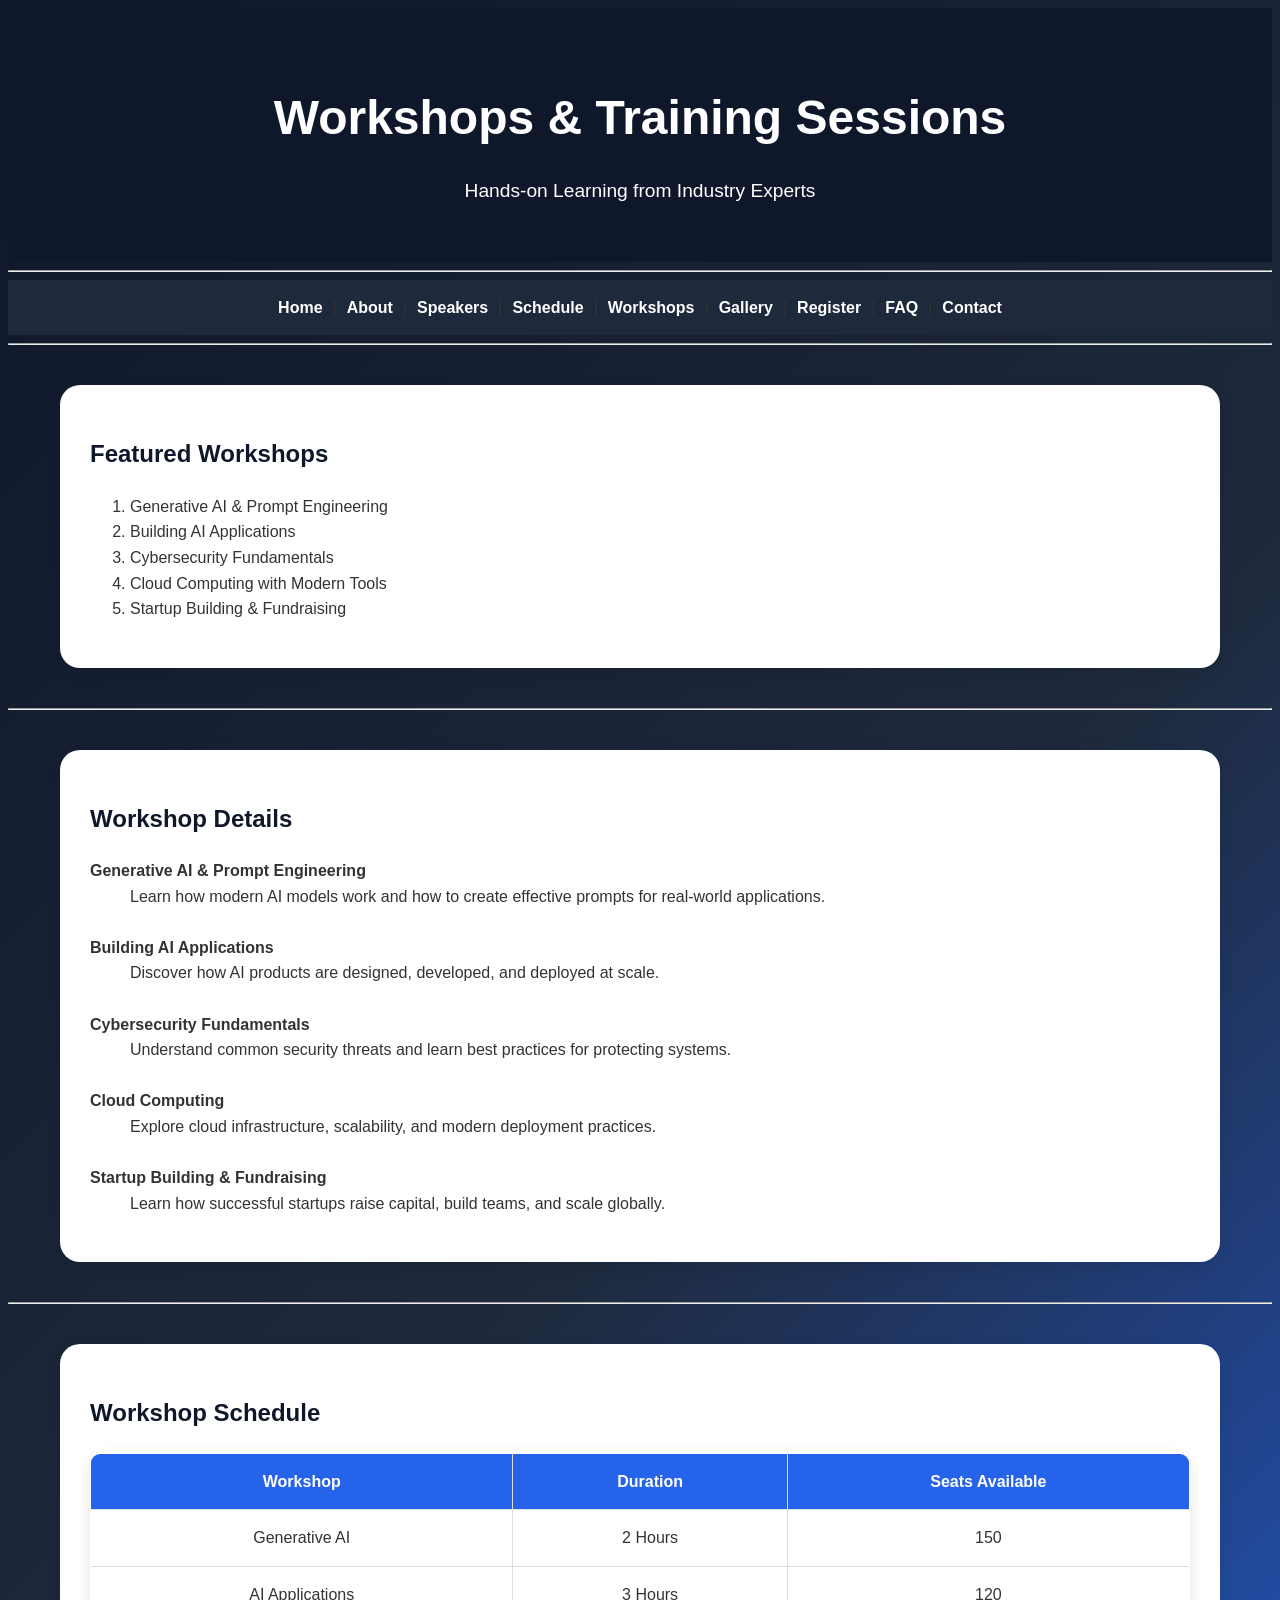
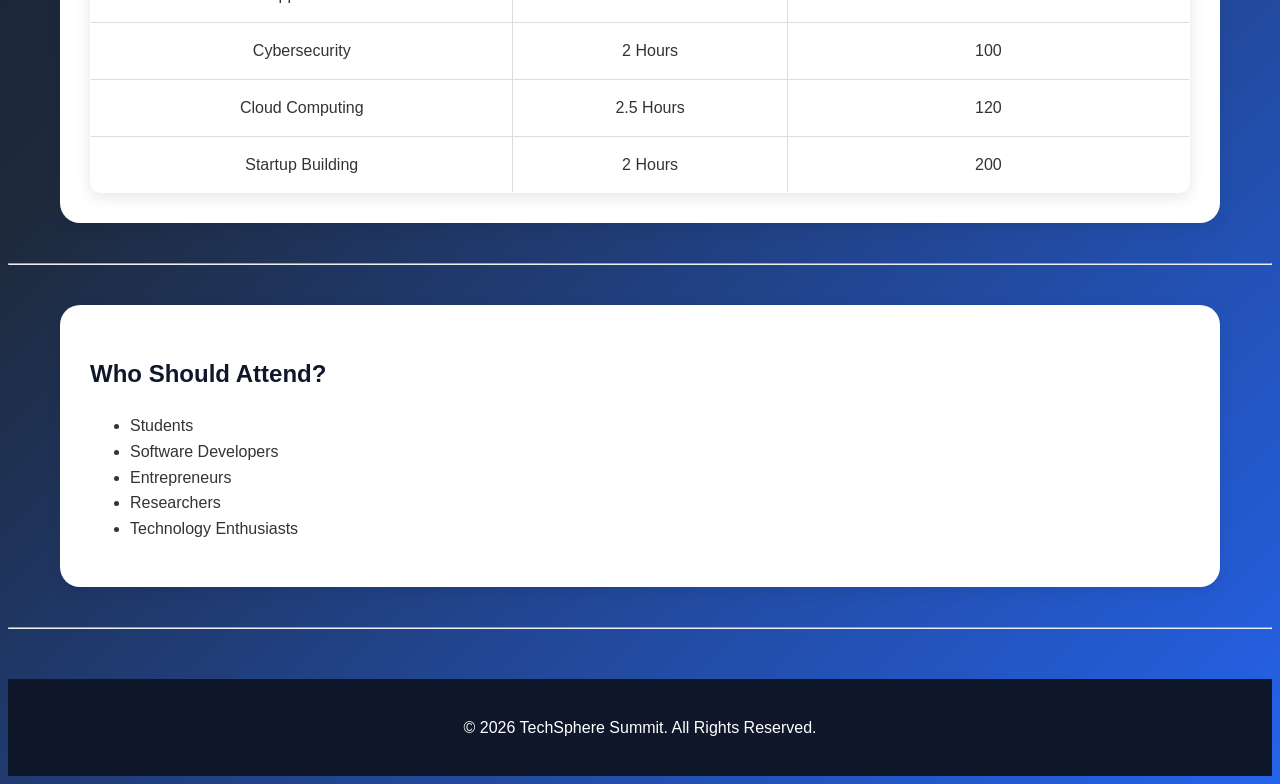
<file: workshops.html>
<!DOCTYPE html>
<html lang="en">

<head>
    <meta charset="UTF-8">
    <meta name="viewport" content="width=device-width, initial-scale=1.0">
    <title>TechSphere Summit 2026 | Workshops</title>
<link rel="stylesheet" href="style.css">
</head>

<body>

    <header>
        <h1>Workshops & Training Sessions</h1>
        <p>Hands-on Learning from Industry Experts</p>
    </header>

    <hr>

    <nav>
        <a href="index.html">Home</a> |
        <a href="about.html">About</a> |
        <a href="speakers.html">Speakers</a> |
        <a href="schedule.html">Schedule</a> |
        <a href="workshops.html">Workshops</a> |
        <a href="gallery.html">Gallery</a> |
        <a href="register.html">Register</a> |
        <a href="faq.html">FAQ</a> |
        <a href="contact.html">Contact</a>
    </nav>

    <hr>

    <main>

        <section>

            <h2>Featured Workshops</h2>

            <ol>
                <li>Generative AI & Prompt Engineering</li>
                <li>Building AI Applications</li>
                <li>Cybersecurity Fundamentals</li>
                <li>Cloud Computing with Modern Tools</li>
                <li>Startup Building & Fundraising</li>
            </ol>

        </section>

        <hr>

        <section>

            <h2>Workshop Details</h2>

            <dl>

                <dt><strong>Generative AI & Prompt Engineering</strong></dt>
                <dd>
                    Learn how modern AI models work and how to create
                    effective prompts for real-world applications.
                </dd>

                <br>

                <dt><strong>Building AI Applications</strong></dt>
                <dd>
                    Discover how AI products are designed, developed,
                    and deployed at scale.
                </dd>

                <br>

                <dt><strong>Cybersecurity Fundamentals</strong></dt>
                <dd>
                    Understand common security threats and learn
                    best practices for protecting systems.
                </dd>

                <br>

                <dt><strong>Cloud Computing</strong></dt>
                <dd>
                    Explore cloud infrastructure, scalability,
                    and modern deployment practices.
                </dd>

                <br>

                <dt><strong>Startup Building & Fundraising</strong></dt>
                <dd>
                    Learn how successful startups raise capital,
                    build teams, and scale globally.
                </dd>

            </dl>

        </section>

        <hr>

        <section>

            <h2>Workshop Schedule</h2>

            <table border="1">

                <tr>
                    <th>Workshop</th>
                    <th>Duration</th>
                    <th>Seats Available</th>
                </tr>

                <tr>
                    <td>Generative AI</td>
                    <td>2 Hours</td>
                    <td>150</td>
                </tr>

                <tr>
                    <td>AI Applications</td>
                    <td>3 Hours</td>
                    <td>120</td>
                </tr>

                <tr>
                    <td>Cybersecurity</td>
                    <td>2 Hours</td>
                    <td>100</td>
                </tr>

                <tr>
                    <td>Cloud Computing</td>
                    <td>2.5 Hours</td>
                    <td>120</td>
                </tr>

                <tr>
                    <td>Startup Building</td>
                    <td>2 Hours</td>
                    <td>200</td>
                </tr>

            </table>

        </section>

        <hr>

        <section>

            <h2>Who Should Attend?</h2>

            <ul>
                <li>Students</li>
                <li>Software Developers</li>
                <li>Entrepreneurs</li>
                <li>Researchers</li>
                <li>Technology Enthusiasts</li>
            </ul>

        </section>

    </main>

    <hr>

    <footer>
        <p>&copy; 2026 TechSphere Summit. All Rights Reserved.</p>
    </footer>

</body>



</html>
</file>
<file: style.css>
{
    margin: 0;
    padding: 0;
    box-sizing: border-box;
}

body{
    font-family: Arial, sans-serif;

    background: linear-gradient(
        135deg,
        #0f172a,
        #1e293b,
        #2563eb
    );

    color: #333;
    line-height: 1.6;
}

header{
    background: #0f172a;
    color: white;
    text-align: center;
    padding: 40px 20px;
}

header h1{
    font-size: 3rem;
    margin-bottom: 10px;
}

header p{
    font-size: 1.2rem;
}

nav{
    background: #1e293b;

    display: flex;
    justify-content: center;
    flex-wrap: wrap;
    gap: 10px;

    padding: 15px;
    position: sticky;
top: 0;
z-index: 1000;
}

nav a{
    color: white;
    text-decoration: none;
    font-weight: bold;
}

nav a:hover{
    color: #38bdf8;
}

section{
    width: 90%;
    max-width: 1100px;

    margin: 40px auto;
    padding: 30px;

    background: white;
    border-radius: 20px;

    box-shadow: 0 4px 15px rgba(0,0,0,0.08);
}



h2{
    margin-bottom: 20px;
    color: #0f172a;
}

p{
    margin-bottom: 15px;
}


img{
    max-width: 100%;
    height: auto;
    border-radius: 10px;
}


button,
input[type="submit"]{
    background: #2563eb;
    color: white;
    border: none;
    padding: 12px 20px;
    border-radius: 6px;
    cursor: pointer;
}

button:hover,
input[type="submit"]:hover{
    background: #1d4ed8;
}


footer{
    background: #0f172a;
    color: white;
    text-align: center;
    padding: 20px;
    margin-top: 50px;
}


.hero-image{
    width: 100%;
    border-radius: 15px;
    margin: 20px 0;
    box-shadow: 0 4px 15px rgba(0,0,0,0.2);
}


.highlights{
    background: white;
    padding: 25px;
    border-radius: 15px;
    margin-top: 30px;
    box-shadow: 0 4px 15px rgba(0,0,0,0.1);
}

.highlights ul{
    padding-left: 20px;
}

.highlights li{
    margin-bottom: 10px;
}
.speaker-card{
    background: rgba(255, 255, 255, 0.15);
    backdrop-filter: blur(12px);

    border: 1px solid rgba(255,255,255,0.3);

    padding: 25px;
    margin: 25px 0;

    border-radius: 20px;

    box-shadow: 0 8px 32px rgba(0,0,0,0.15);

    text-align: center;

    transition: all 0.3s ease;
}

.speaker-card:hover{
    transform: translateY(-8px);
    box-shadow: 0 15px 40px rgba(0,0,0,0.2);
}

.speaker-card img{
    width: 220px;
    height: 220px;
    object-fit: cover;
    border-radius: 15px;
    margin-bottom: 15px;
}

.speaker-card h3{
    color: #0f172a;
    margin-bottom: 10px;
}
table{
    width: 100%;
    border-collapse: collapse;
    background: white;
    border-radius: 10px;
    overflow: hidden;
    box-shadow: 0 4px 15px rgba(0,0,0,0.1);
}

th{
    background: #2563eb;
    color: white;
}

th,
td{
    padding: 15px;
    text-align: center;
    border: 1px solid #ddd;
}
section:hover{
    transform: translateY(-3px);
    transition: 0.3s;
}
.speaker-container{
    display: grid;
    grid-template-columns: repeat(auto-fit, minmax(250px, 1fr));
    gap: 25px;
    margin-top: 25px;
}


input,
select,
textarea{
    width: 100%;
    padding: 12px;
    margin-top: 8px;
    margin-bottom: 15px;

    border: 1px solid #ccc;
    border-radius: 10px;
}
form{
    background: white;
    padding: 30px;
    border-radius: 20px;

    box-shadow: 0 4px 15px rgba(0,0,0,0.1);

    max-width: 700px;
    margin: auto;
}
input:not([type="radio"]):not([type="checkbox"]),
select,
textarea{
    width: 100%;

    padding: 12px;

    margin-top: 8px;
    margin-bottom: 15px;

    border: 1px solid #ccc;
    border-radius: 10px;

    font-size: 1rem;
}
label{
    font-weight: bold;
    color: #0f172a;
}
input:focus,
select:focus,
textarea:focus{
    outline: none;
    border-color: #2563eb;

    box-shadow:
        0 0 5px rgba(37,99,235,0.4);
}
button,
input[type="submit"]{
    background: #2563eb;
    color: white;

    border: none;

    padding: 14px 24px;

    border-radius: 10px;

    cursor: pointer;

    font-size: 1rem;
    font-weight: bold;
}
.gallery-grid{
    display: grid;

    grid-template-columns:
        repeat(auto-fit, minmax(280px, 1fr));

    gap: 25px;

    margin-top: 30px;
}
.gallery-grid figure{
    background: white;

    padding: 15px;

    border-radius: 15px;

    box-shadow: 0 4px 15px rgba(0,0,0,0.1);

    text-align: center;

    transition: 0.3s ease;
}
.gallery-grid figure:hover{
    transform: translateY(-8px);

    box-shadow: 0 10px 25px rgba(0,0,0,0.15);
}
.gallery-grid img{
    width: 100%;

    height: 220px;

    object-fit: cover;

    border-radius: 10px;
}
.gallery-grid figcaption{
    margin-top: 12px;

    font-weight: bold;

    color: #0f172a;
}
@media (max-width: 768px){

    header h1{
        font-size: 2rem;
    }

    nav{
        padding: 10px;
    }

    nav a{
        display: inline-block;
        margin: 8px;
    }

    section{
        width: 95%;
    }

    .speaker-card img{
        width: 100%;
        max-width: 220px;
        height: auto;
    }

    .gallery-grid{
        grid-template-columns: 1fr;
    }

    table{
        font-size: 0.9rem;
    }

    th,
    td{
        padding: 10px;
    }
}
</file>
